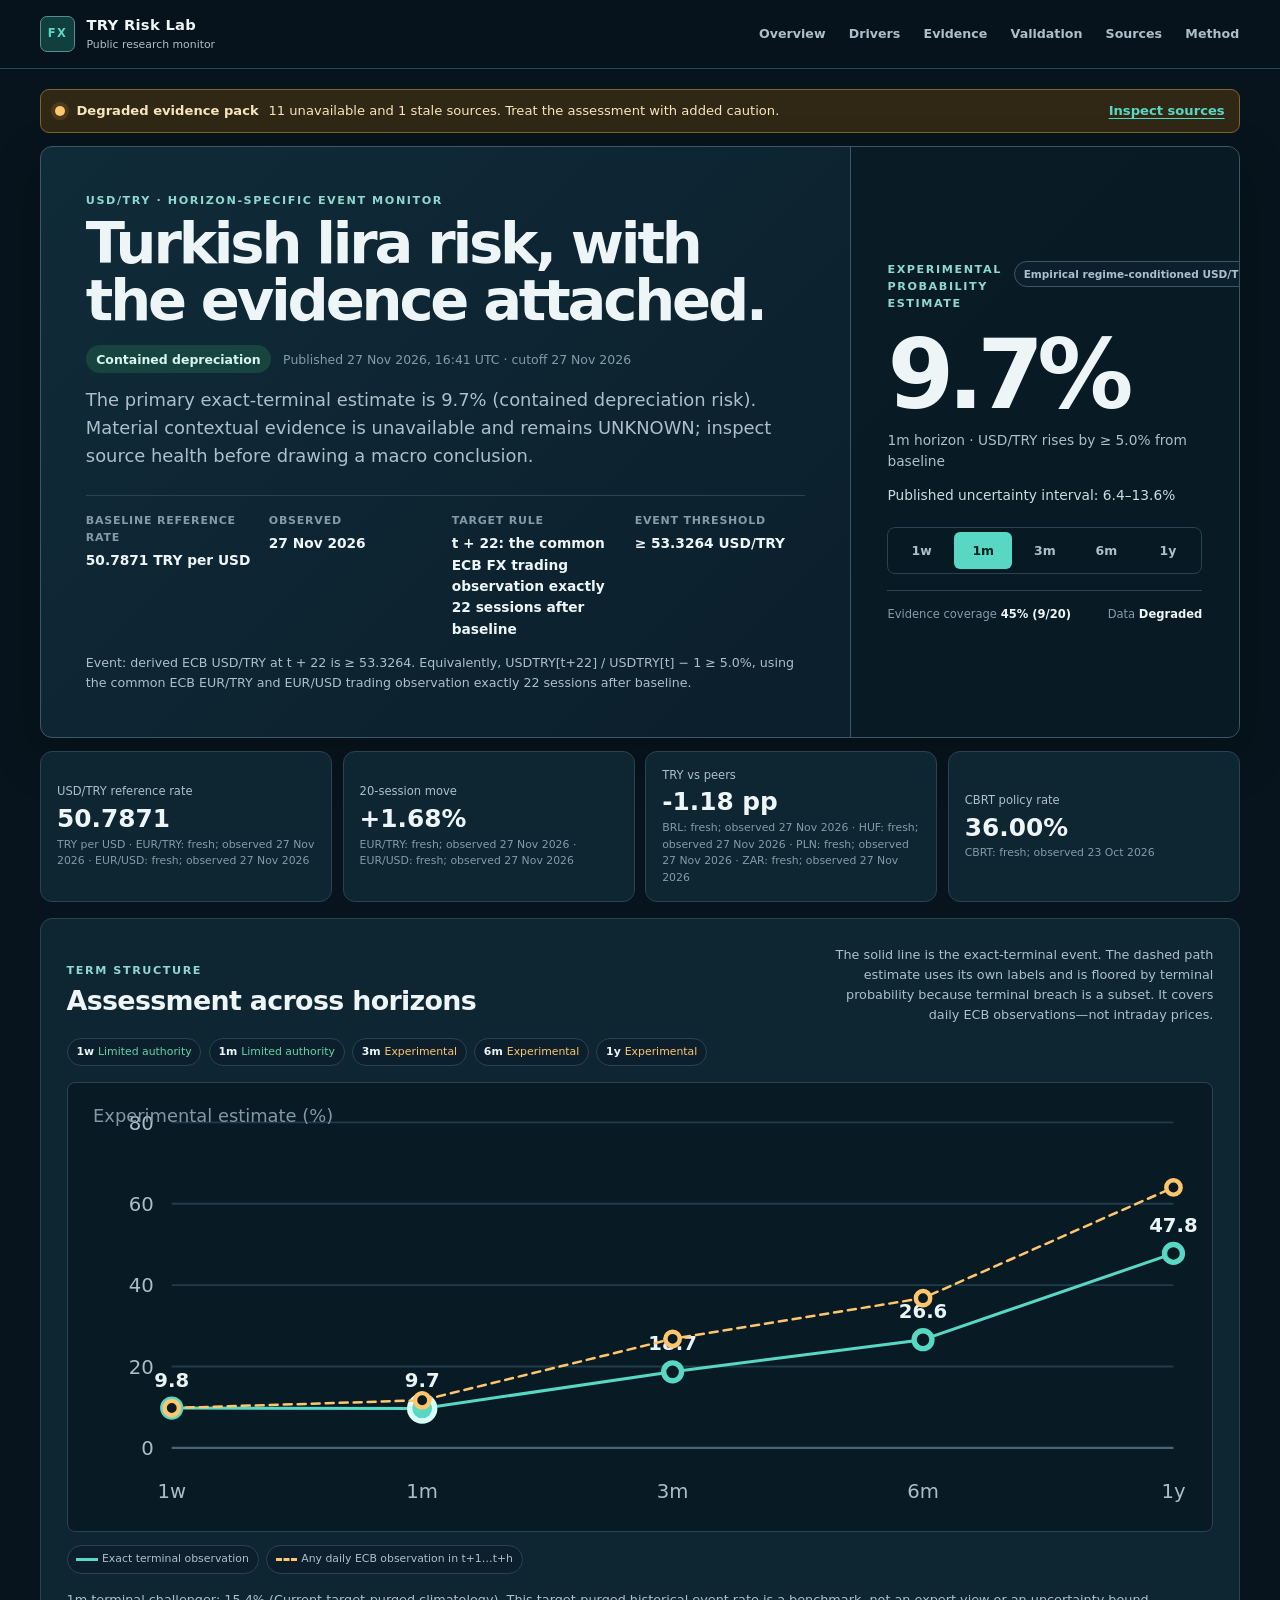
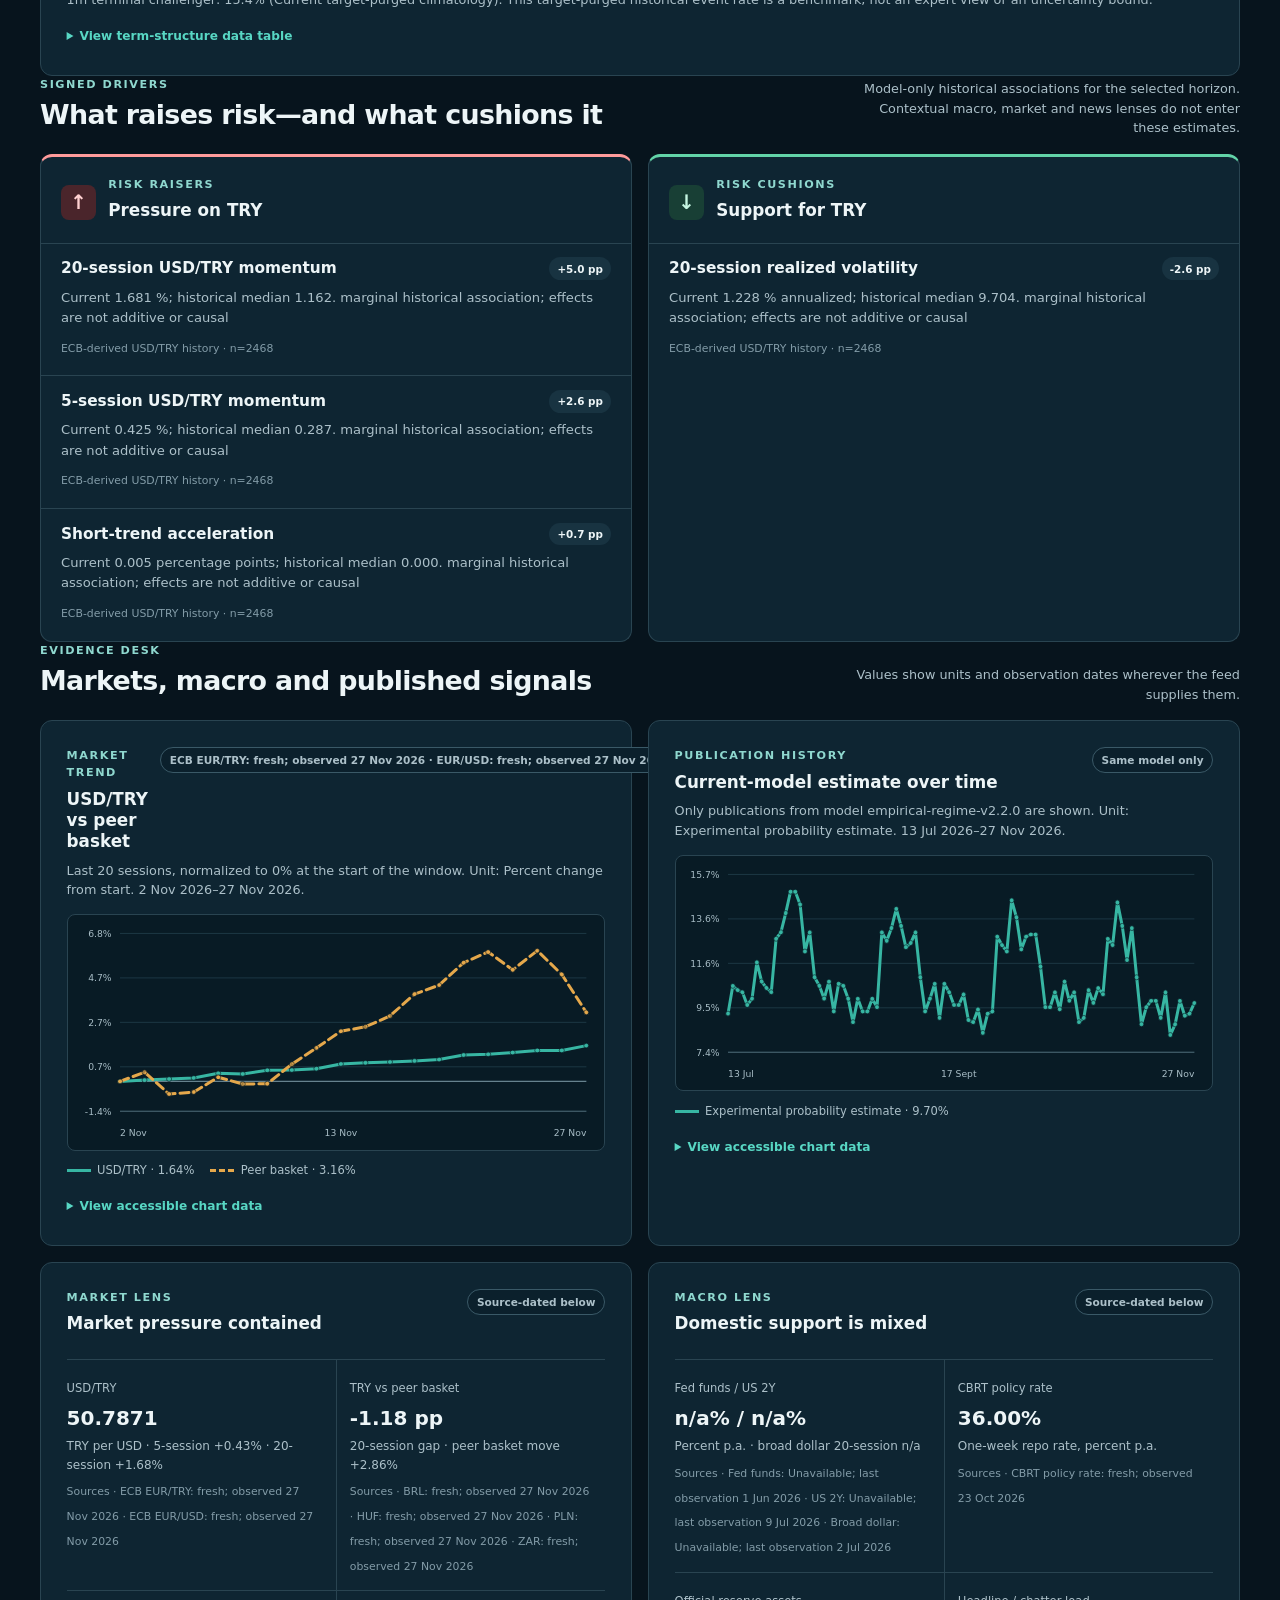
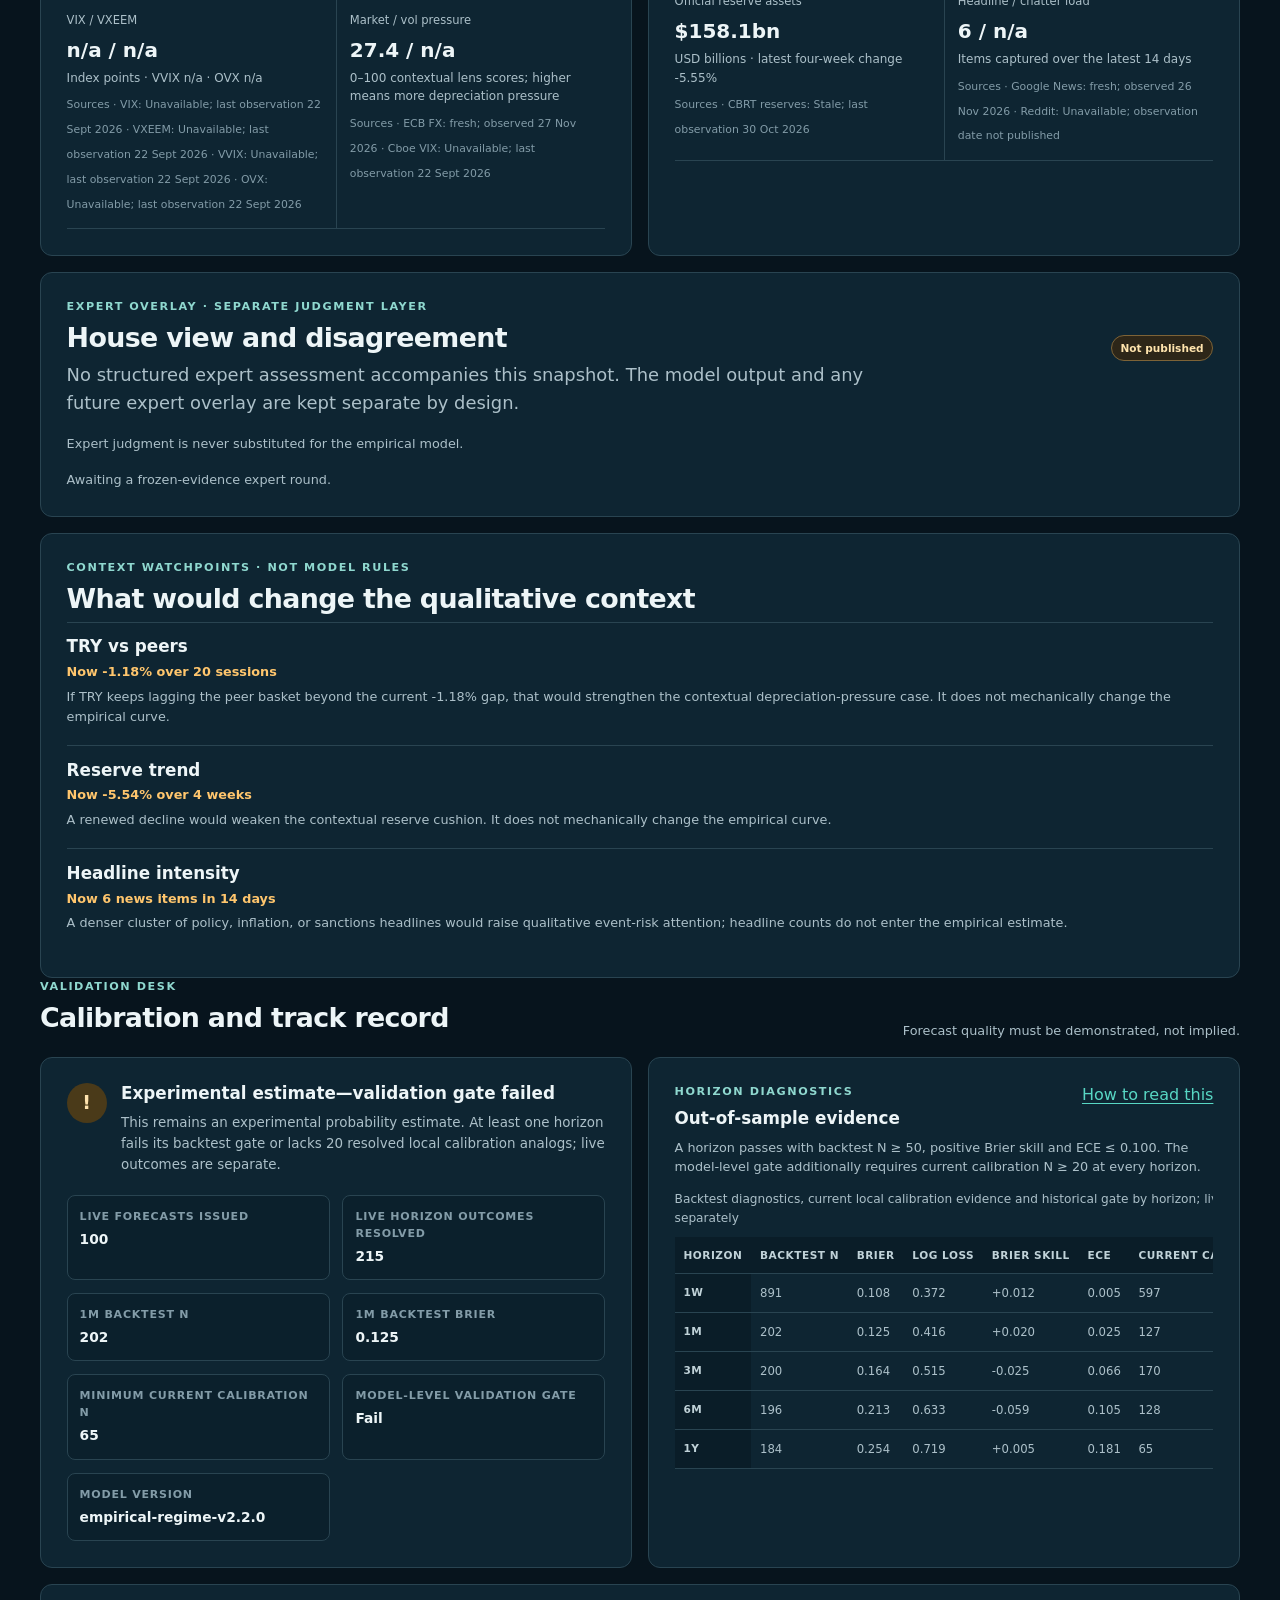
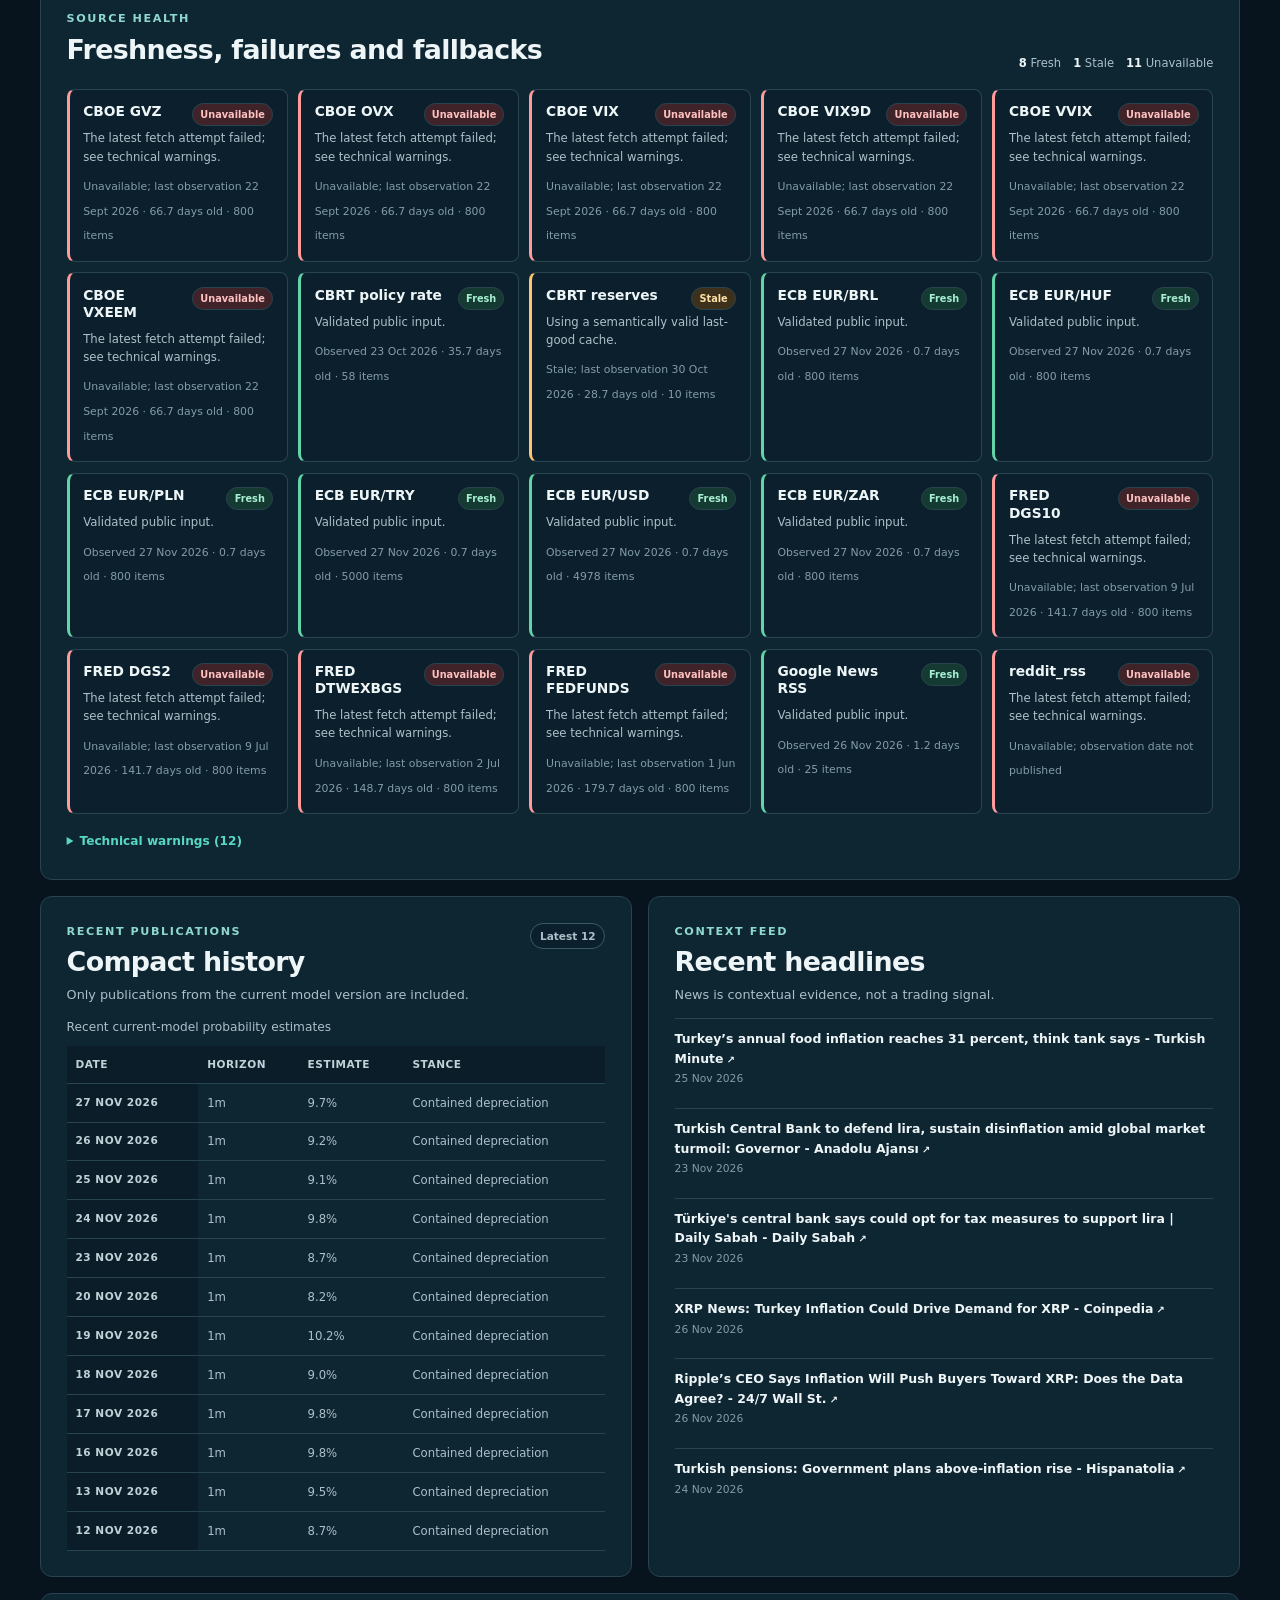
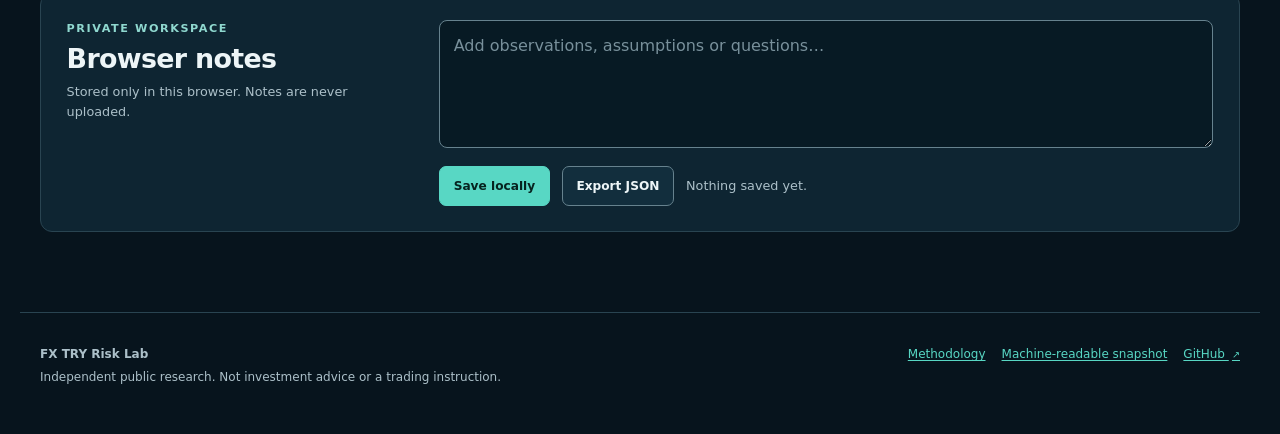
<file: docs/index.html>
<!DOCTYPE html>
<html lang="en">
  <head>
    <meta charset="utf-8">
    <meta name="viewport" content="width=device-width, initial-scale=1">
    <title>FX TRY Risk Lab — USD/TRY Research Monitor</title>
    <meta name="theme-color" content="#0b1f2a">
    <meta name="referrer" content="strict-origin-when-cross-origin">
    <meta
      http-equiv="Content-Security-Policy"
      content="default-src 'self'; script-src 'self'; style-src 'self'; img-src 'self' data:; connect-src 'self'; object-src 'none'; base-uri 'self'; form-action 'none'; frame-ancestors 'none'; upgrade-insecure-requests"
    >
    <meta
      name="description"
      content="A transparent, horizon-specific research monitor for Turkish lira depreciation risk, data health, evidence and forecast validation."
    >
    <link rel="stylesheet" href="./style.css">
  </head>
  <body>
    <a class="skip-link" href="#main-content">Skip to analysis</a>

    <header class="site-header">
      <div class="nav-shell">
        <a class="brand" href="./index.html" aria-label="FX TRY Risk Lab home">
          <span class="brand-mark" aria-hidden="true">FX</span>
          <span><strong>TRY Risk Lab</strong><small>Public research monitor</small></span>
        </a>
        <nav aria-label="Primary navigation">
          <a href="#overview">Overview</a>
          <a href="#drivers">Drivers</a>
          <a href="#evidence">Evidence</a>
          <a href="#validation">Validation</a>
          <a href="#sources">Sources</a>
          <a href="./methodology.html">Method</a>
        </nav>
      </div>
    </header>

    <main class="shell" id="main-content">
      <div class="data-alert" id="data-alert" role="status" aria-live="polite">
        <span class="status-dot" aria-hidden="true"></span>
        <div>
          <strong id="data-alert-title">Checking source health…</strong>
          <span id="data-alert-detail">Loading the latest evidence pack.</span>
        </div>
        <a href="#sources">Inspect sources</a>
      </div>
      <noscript>
        <div class="data-alert critical">
          <span class="status-dot" aria-hidden="true"></span>
          <div><strong>JavaScript is required for the interactive monitor.</strong><span>Read the <a href="./data/latest.json">latest machine-readable snapshot</a> and <a href="./methodology.html">methodology</a> directly.</span></div>
        </div>
      </noscript>

      <section class="hero" id="overview" aria-labelledby="page-title">
        <div class="hero-copy">
          <p class="eyebrow">USD/TRY · Horizon-specific event monitor</p>
          <h1 id="page-title">Turkish lira risk, with the evidence attached.</h1>
          <div class="stance-line">
            <span class="signal-chip" id="house-call-title">Loading…</span>
            <span id="generated-at">Waiting for snapshot</span>
          </div>
          <p class="deck" id="house-call-text" aria-live="polite">
            Loading the latest published assessment…
          </p>

          <dl class="event-definition">
            <div><dt>Baseline reference rate</dt><dd id="baseline-spot">—</dd></div>
            <div><dt>Observed</dt><dd id="baseline-date">—</dd></div>
            <div><dt>Target rule</dt><dd id="target-rule">—</dd></div>
            <div><dt>Event threshold</dt><dd id="target-spot">—</dd></div>
          </dl>
          <p class="event-copy" id="event-definition">Event definition loading…</p>
        </div>

        <aside class="hero-score" aria-labelledby="score-label">
          <div class="score-head">
            <span class="eyebrow" id="score-label">Primary assessment</span>
            <span class="model-tag" id="model-tag">Model —</span>
          </div>
          <div class="score-value" id="primary-score">—</div>
          <p class="score-meta" id="primary-meta">Loading horizon assessment…</p>
          <p class="uncertainty" id="uncertainty-label" hidden></p>
          <div class="horizon-control" role="group" aria-label="Select forecast horizon" id="horizon-selector"></div>
          <p class="sr-only" id="horizon-status" role="status" aria-live="polite" aria-atomic="true"></p>
          <div class="coverage-row">
            <span>Evidence coverage <strong id="briefing-coverage">—</strong></span>
            <span>Data <strong id="briefing-caveat">—</strong></span>
          </div>
        </aside>
      </section>

      <section class="workstation-grid snapshot-strip" aria-label="Current market snapshot">
        <article class="compact-metric"><span>USD/TRY reference rate</span><strong id="quick-spot">—</strong><small id="quick-spot-date">—</small></article>
        <article class="compact-metric"><span>20-session move</span><strong id="quick-spot-change">—</strong><small id="quick-spot-change-date">—</small></article>
        <article class="compact-metric"><span>TRY vs peers</span><strong id="quick-peer-gap">—</strong><small id="quick-peer-date">—</small></article>
        <article class="compact-metric"><span>CBRT policy rate</span><strong id="quick-policy">—</strong><small id="quick-policy-date">—</small></article>
      </section>

      <section class="panel" aria-labelledby="term-title">
        <div class="section-head">
          <div><p class="eyebrow">Term structure</p><h2 id="term-title">Assessment across horizons</h2></div>
          <p class="section-note" id="term-note">The solid line is the exact-terminal event. The dashed path estimate uses its own labels and is floored by terminal probability because terminal breach is a subset. It covers daily ECB observations—not intraday prices.</p>
        </div>
        <ul class="authority-list" id="authority-badges" aria-label="Model authority by horizon"></ul>
        <div class="chart-shell term-shell">
          <svg id="term-chart" viewBox="0 0 640 250" role="img" aria-labelledby="term-chart-title term-chart-desc">
            <title id="term-chart-title">Exact-terminal and path-risk estimate term structure</title>
            <desc id="term-chart-desc">Loading chart data.</desc>
          </svg>
        </div>
        <ul class="term-legend" id="term-legend" aria-label="Term chart legend"></ul>
        <p class="section-note challenger-note" id="challenger-note" hidden></p>
        <details class="data-disclosure">
          <summary>View term-structure data table</summary>
          <div class="table-wrap"><table class="data-table"><caption>Published exact-terminal estimates, optional any-time-breach estimates, current climatology challengers and authority</caption><thead><tr><th scope="col">Horizon</th><th scope="col">Target rule</th><th scope="col" id="term-value-heading">Exact-terminal estimate</th><th scope="col">Inclusive threshold</th><th scope="col">Terminal interval</th><th scope="col">Any-time breach (interval)</th><th scope="col">Terminal climatology challenger</th><th scope="col">Authority</th></tr></thead><tbody id="term-table-body"></tbody></table></div>
        </details>
      </section>

      <section class="driver-layout" id="drivers" aria-labelledby="drivers-title">
        <div class="section-head full-span">
          <div><p class="eyebrow">Signed drivers</p><h2 id="drivers-title">What raises risk—and what cushions it</h2></div>
          <p class="section-note">Model-only historical associations for the selected horizon. Contextual macro, market and news lenses do not enter these estimates.</p>
        </div>
        <article class="panel driver-panel risk-up"><div class="driver-heading"><span aria-hidden="true">↑</span><div><p class="eyebrow">Risk raisers</p><h3>Pressure on TRY</h3></div></div><div id="risk-raisers"></div></article>
        <article class="panel driver-panel risk-down"><div class="driver-heading"><span aria-hidden="true">↓</span><div><p class="eyebrow">Risk cushions</p><h3>Support for TRY</h3></div></div><div id="risk-cushions"></div></article>
        <article class="panel driver-neutral" id="neutral-driver-panel" hidden><p class="eyebrow">Near-zero association</p><h3>No material directional classification</h3><div id="neutral-drivers"></div></article>
      </section>

      <section class="workstation-grid" id="evidence" aria-labelledby="evidence-title">
        <div class="section-head full-span">
          <div><p class="eyebrow">Evidence desk</p><h2 id="evidence-title">Markets, macro and published signals</h2></div>
          <p class="section-note">Values show units and observation dates wherever the feed supplies them.</p>
        </div>
        <article class="panel chart-card">
          <div class="panel-kicker"><div><p class="eyebrow">Market trend</p><h3>USD/TRY vs peer basket</h3></div><span class="freshness" id="market-freshness">—</span></div>
          <p class="chart-meta" id="market-chart-meta">Loading market trend…</p>
          <div class="chart-shell"><svg id="market-chart" viewBox="0 0 640 280" role="img" aria-labelledby="market-chart-title market-chart-desc"><title id="market-chart-title">USD/TRY and peer basket trend</title><desc id="market-chart-desc">Loading chart data.</desc></svg></div>
          <div class="chart-legend" id="market-chart-legend"></div>
          <details class="data-disclosure"><summary>View accessible chart data</summary><div id="market-chart-table"></div></details>
        </article>
        <article class="panel chart-card">
          <div class="panel-kicker"><div><p class="eyebrow">Publication history</p><h3>Current-model estimate over time</h3></div><span class="freshness" id="score-freshness">Same model only</span></div>
          <p class="chart-meta" id="score-chart-meta">Loading assessment history…</p>
          <div class="chart-shell"><svg id="score-chart" viewBox="0 0 640 280" role="img" aria-labelledby="score-chart-title score-chart-desc"><title id="score-chart-title">Current-model probability estimate history</title><desc id="score-chart-desc">Loading chart data.</desc></svg></div>
          <div class="chart-legend" id="score-chart-legend"></div>
          <details class="data-disclosure"><summary>View accessible chart data</summary><div id="score-chart-table"></div></details>
        </article>

        <article class="panel evidence-panel"><div class="panel-kicker"><div><p class="eyebrow">Market lens</p><h3 id="market-regime">Loading…</h3></div><span class="freshness" id="market-lens-date">—</span></div><div class="metric-grid" id="market-metrics"></div></article>
        <article class="panel evidence-panel"><div class="panel-kicker"><div><p class="eyebrow">Macro lens</p><h3 id="macro-regime">Loading…</h3></div><span class="freshness" id="macro-lens-date">—</span></div><div class="metric-grid" id="macro-metrics"></div></article>
      </section>

      <section class="workstation-grid" aria-label="Expert assessment">
        <article class="panel expert-panel">
          <div class="section-head"><div><p class="eyebrow">Expert overlay · separate judgment layer</p><h2>House view and disagreement</h2></div><span class="model-tag judgment-tag" id="expert-status">Awaiting data</span></div>
          <p id="expert-summary" class="deck">The structured expert overlay has not loaded.</p>
          <p id="expert-meta" class="section-note">Expert judgment is never substituted for the empirical model.</p>
          <div class="expert-house" id="expert-house-wrap" hidden>
            <div><p class="eyebrow">Weighted house curve</p><h3>Expert judgment—not model</h3><p>Fixed role weights vary by horizon. The range preserves the lowest and highest final specialist view.</p></div>
            <div class="table-wrap"><table class="data-table"><caption>Weighted expert house judgment and final specialist disagreement range</caption><thead><tr><th scope="col">Horizon</th><th scope="col">House</th><th scope="col">Expert min–max</th></tr></thead><tbody id="expert-house-body"></tbody></table></div>
          </div>
          <div id="expert-members" class="expert-grid"></div>
          <div class="expert-caveats"><div id="expert-dissent" class="dissent-box" hidden></div><div id="expert-stress" class="dissent-box stress-box" hidden></div></div>
        </article>
        <article class="panel trigger-panel">
          <p class="eyebrow">Context watchpoints · not model rules</p><h2>What would change the qualitative context</h2>
          <div id="trigger-grid" class="trigger-list"></div>
        </article>
      </section>

      <section class="workstation-grid" id="validation" aria-labelledby="validation-title">
        <div class="section-head full-span"><div><p class="eyebrow">Validation desk</p><h2 id="validation-title">Calibration and track record</h2></div><p class="section-note">Forecast quality must be demonstrated, not implied.</p></div>
        <article class="panel validation-card">
          <div class="validation-state" id="calibration-state"><span aria-hidden="true">○</span><div><h3>Validation loading</h3><p>Checking the forecast ledger.</p></div></div>
          <dl class="validation-metrics" id="calibration-summary"></dl>
        </article>
        <article class="panel">
          <div class="panel-kicker"><div><p class="eyebrow">Horizon diagnostics</p><h3>Out-of-sample evidence</h3></div><a href="./methodology.html#validation">How to read this</a></div>
          <p class="section-note">A horizon passes with backtest N ≥ 50, positive Brier skill and ECE ≤ 0.100. The model-level gate additionally requires current calibration N ≥ 20 at every horizon.</p>
          <div class="table-wrap"><table class="data-table"><caption>Backtest diagnostics, current local calibration evidence and historical gate by horizon; live outcomes are reported separately</caption><thead><tr><th scope="col">Horizon</th><th scope="col">Backtest N</th><th scope="col">Brier</th><th scope="col">Log loss</th><th scope="col">Brier skill</th><th scope="col">ECE</th><th scope="col">Current calibration N</th><th scope="col">Horizon gate</th></tr></thead><tbody id="calibration-body"></tbody></table></div>
        </article>
      </section>

      <section class="panel" id="sources" aria-labelledby="sources-title">
        <div class="section-head"><div><p class="eyebrow">Source health</p><h2 id="sources-title">Freshness, failures and fallbacks</h2></div><ul class="health-counts" id="health-counts" aria-label="Source status counts"></ul></div>
        <div class="source-grid" id="source-grid"></div>
        <details class="warning-disclosure" id="warning-disclosure"><summary>Technical warnings <span id="warning-count"></span></summary><ul id="warning-list" class="plain-list"></ul></details>
      </section>

      <section class="workstation-grid">
        <article class="panel">
          <div class="panel-kicker"><div><p class="eyebrow">Recent publications</p><h2>Compact history</h2></div><span class="freshness">Latest 12</span></div>
          <p class="section-note">Only publications from the current model version are included.</p>
          <div class="table-wrap"><table class="data-table"><caption>Recent current-model probability estimates</caption><thead><tr><th scope="col">Date</th><th scope="col">Horizon</th><th scope="col">Estimate</th><th scope="col">Stance</th></tr></thead><tbody id="history-body"></tbody></table></div>
        </article>
        <article class="panel">
          <p class="eyebrow">Context feed</p><h2>Recent headlines</h2><p class="section-note">News is contextual evidence, not a trading signal.</p>
          <ul id="headline-list" class="headline-list"></ul>
        </article>
      </section>

      <section class="panel research-notes">
        <div><p class="eyebrow">Private workspace</p><h2>Browser notes</h2><p class="section-note">Stored only in this browser. Notes are never uploaded.</p></div>
        <div><label class="sr-only" for="local-note">Your research notes</label><textarea id="local-note" rows="4" placeholder="Add observations, assumptions or questions…"></textarea><div class="note-actions"><button class="button primary" type="button" data-save-note>Save locally</button><button class="button secondary" type="button" data-export-note>Export JSON</button><span id="note-status" class="section-note" role="status" aria-live="polite">Nothing saved yet.</span></div></div>
      </section>
    </main>

    <footer class="site-footer"><div><strong>FX TRY Risk Lab</strong><p>Independent public research. Not investment advice or a trading instruction.</p></div><div><a href="./methodology.html">Methodology</a><a href="./data/latest.json">Machine-readable snapshot</a><a href="https://github.com/hulkiokantabak/fx-try-risk-lab" target="_blank" rel="noopener noreferrer">GitHub <span class="external" aria-hidden="true">↗</span><span class="sr-only"> (opens in a new tab)</span></a></div></footer>

    <script src="./app.js" defer></script>
  </body>
</html>
</file>
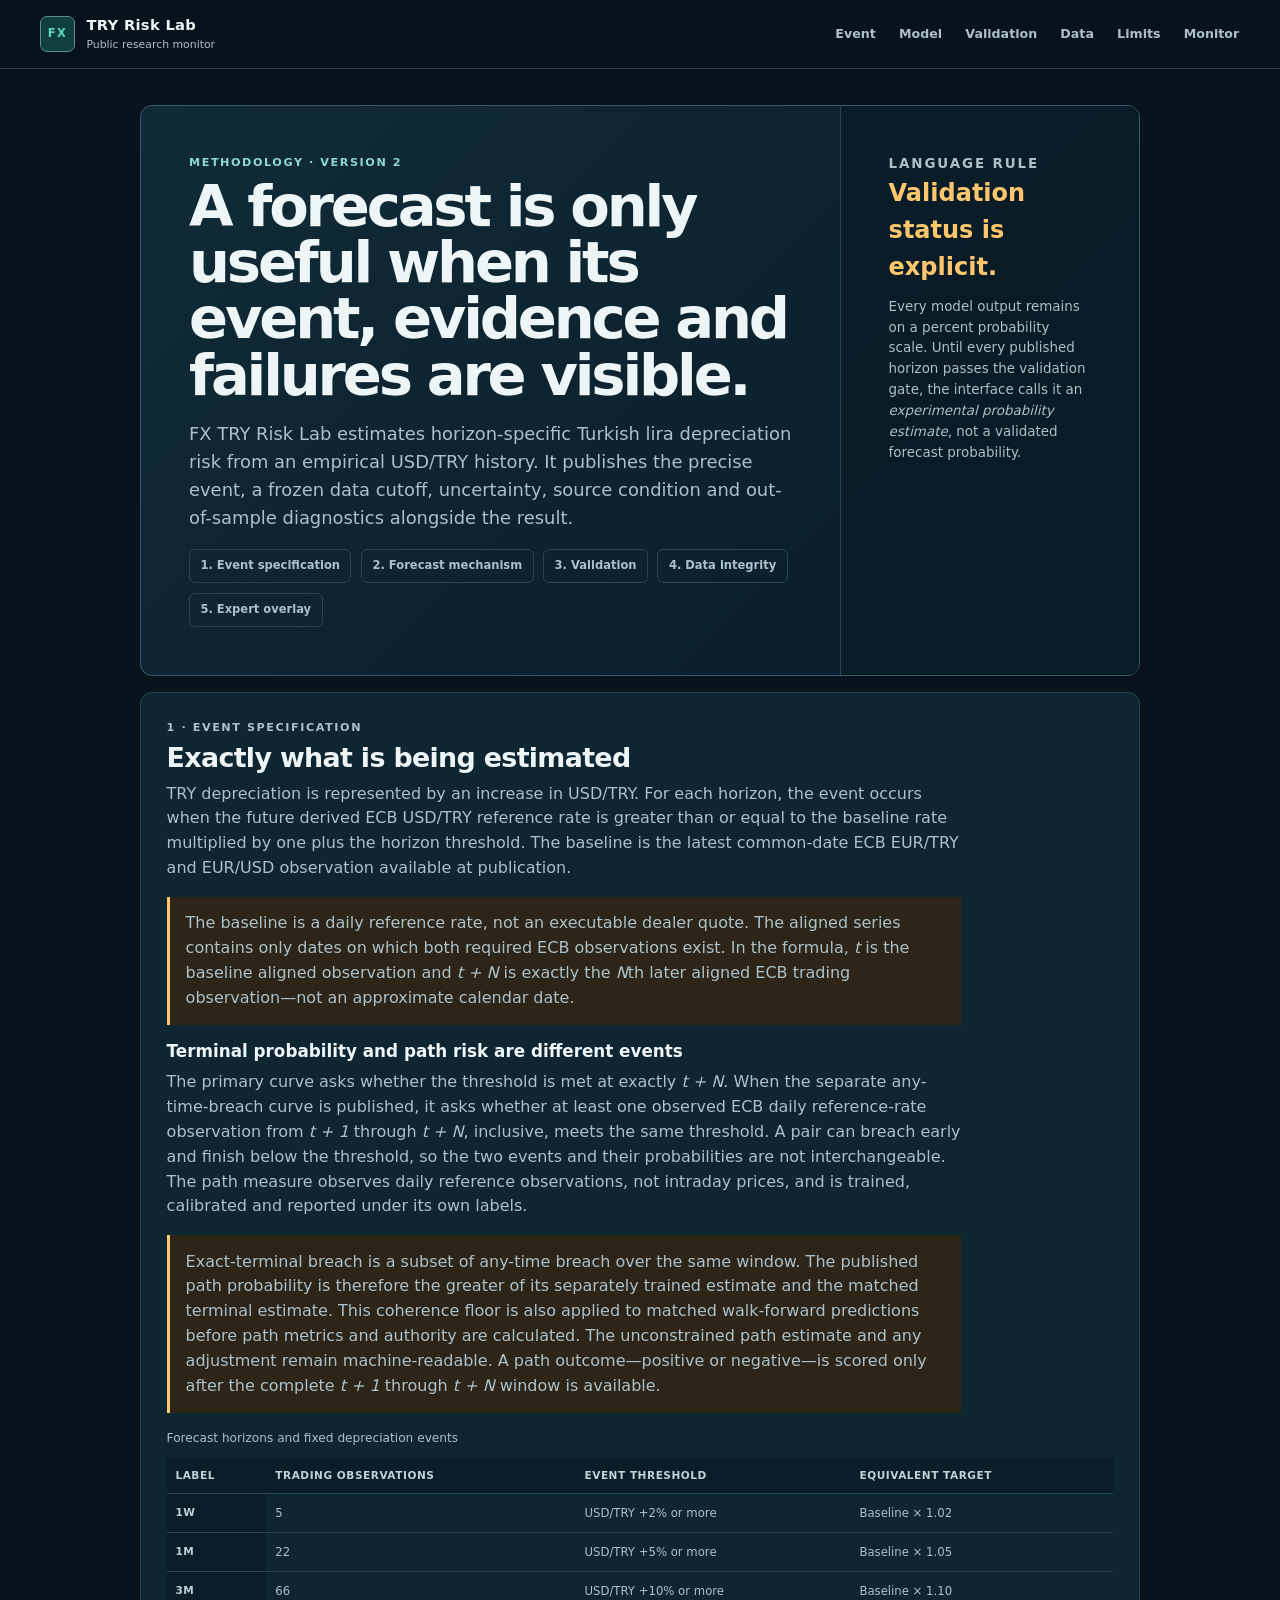
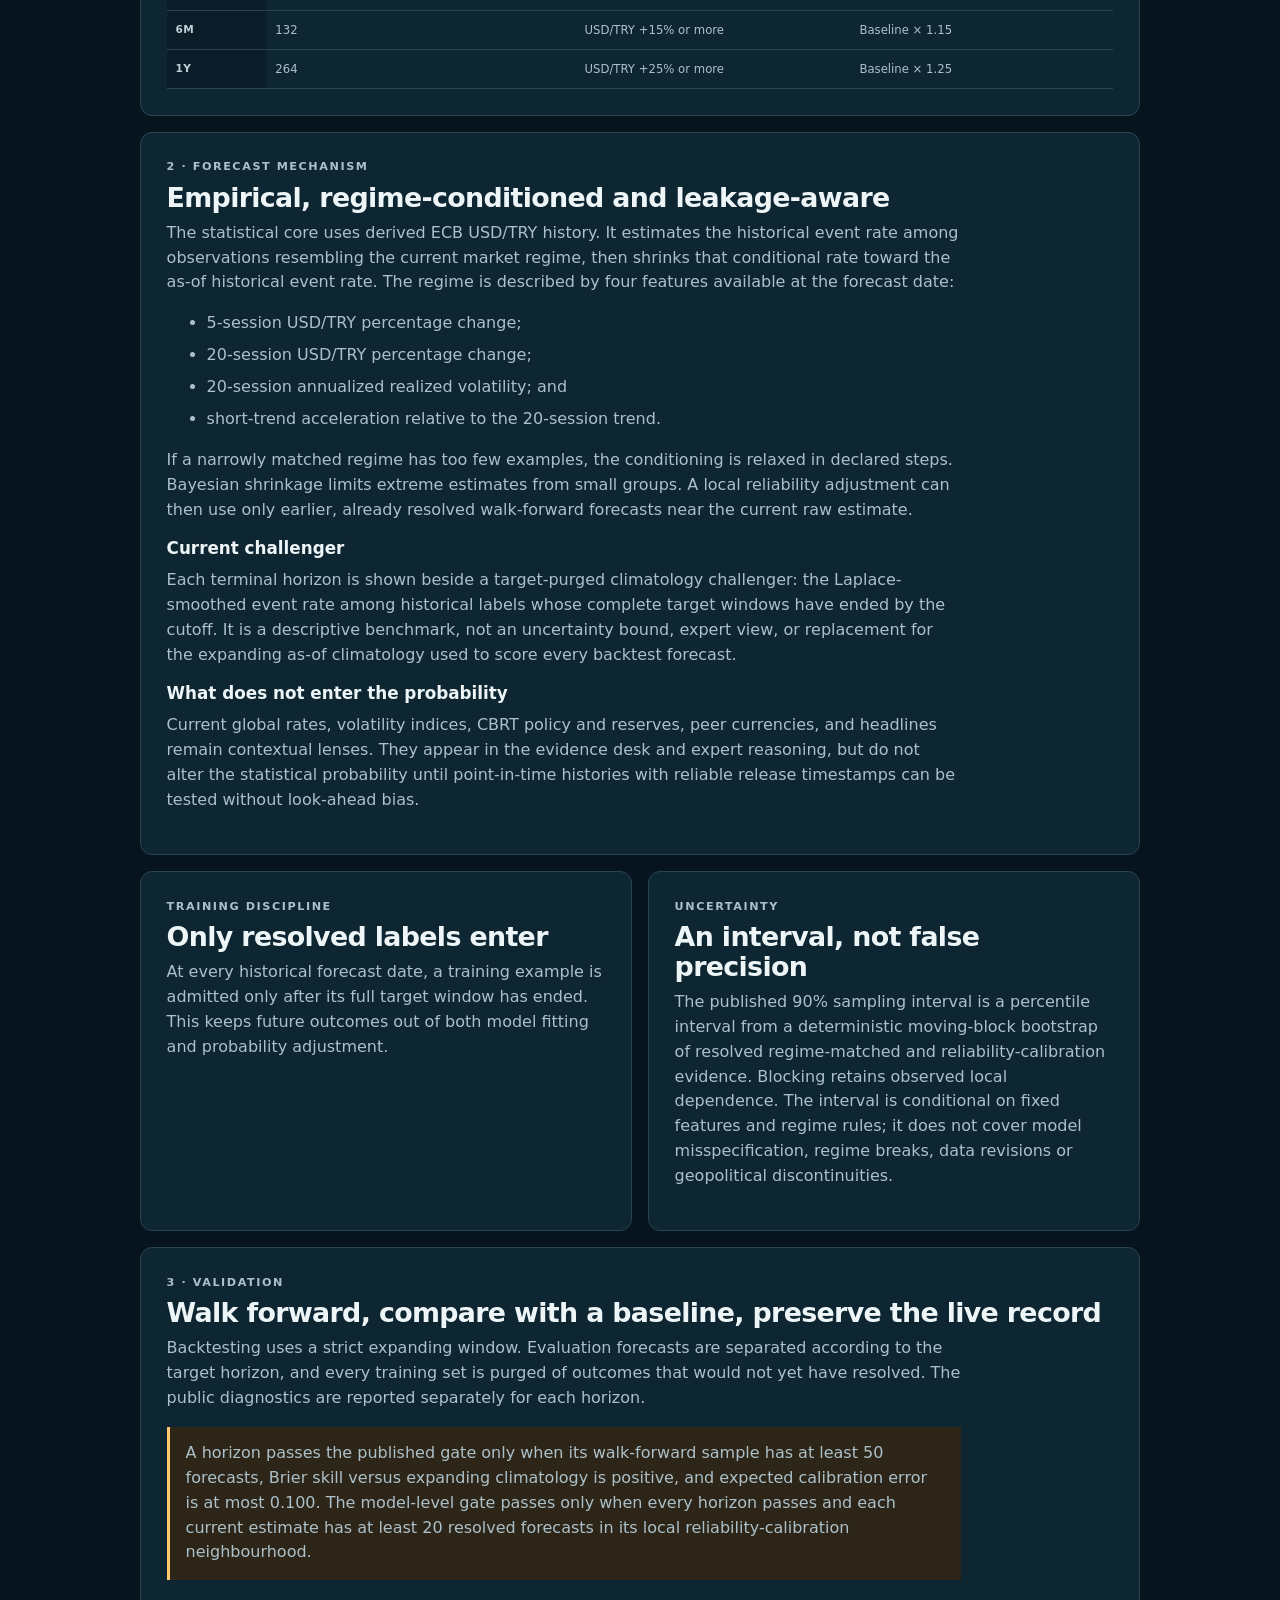
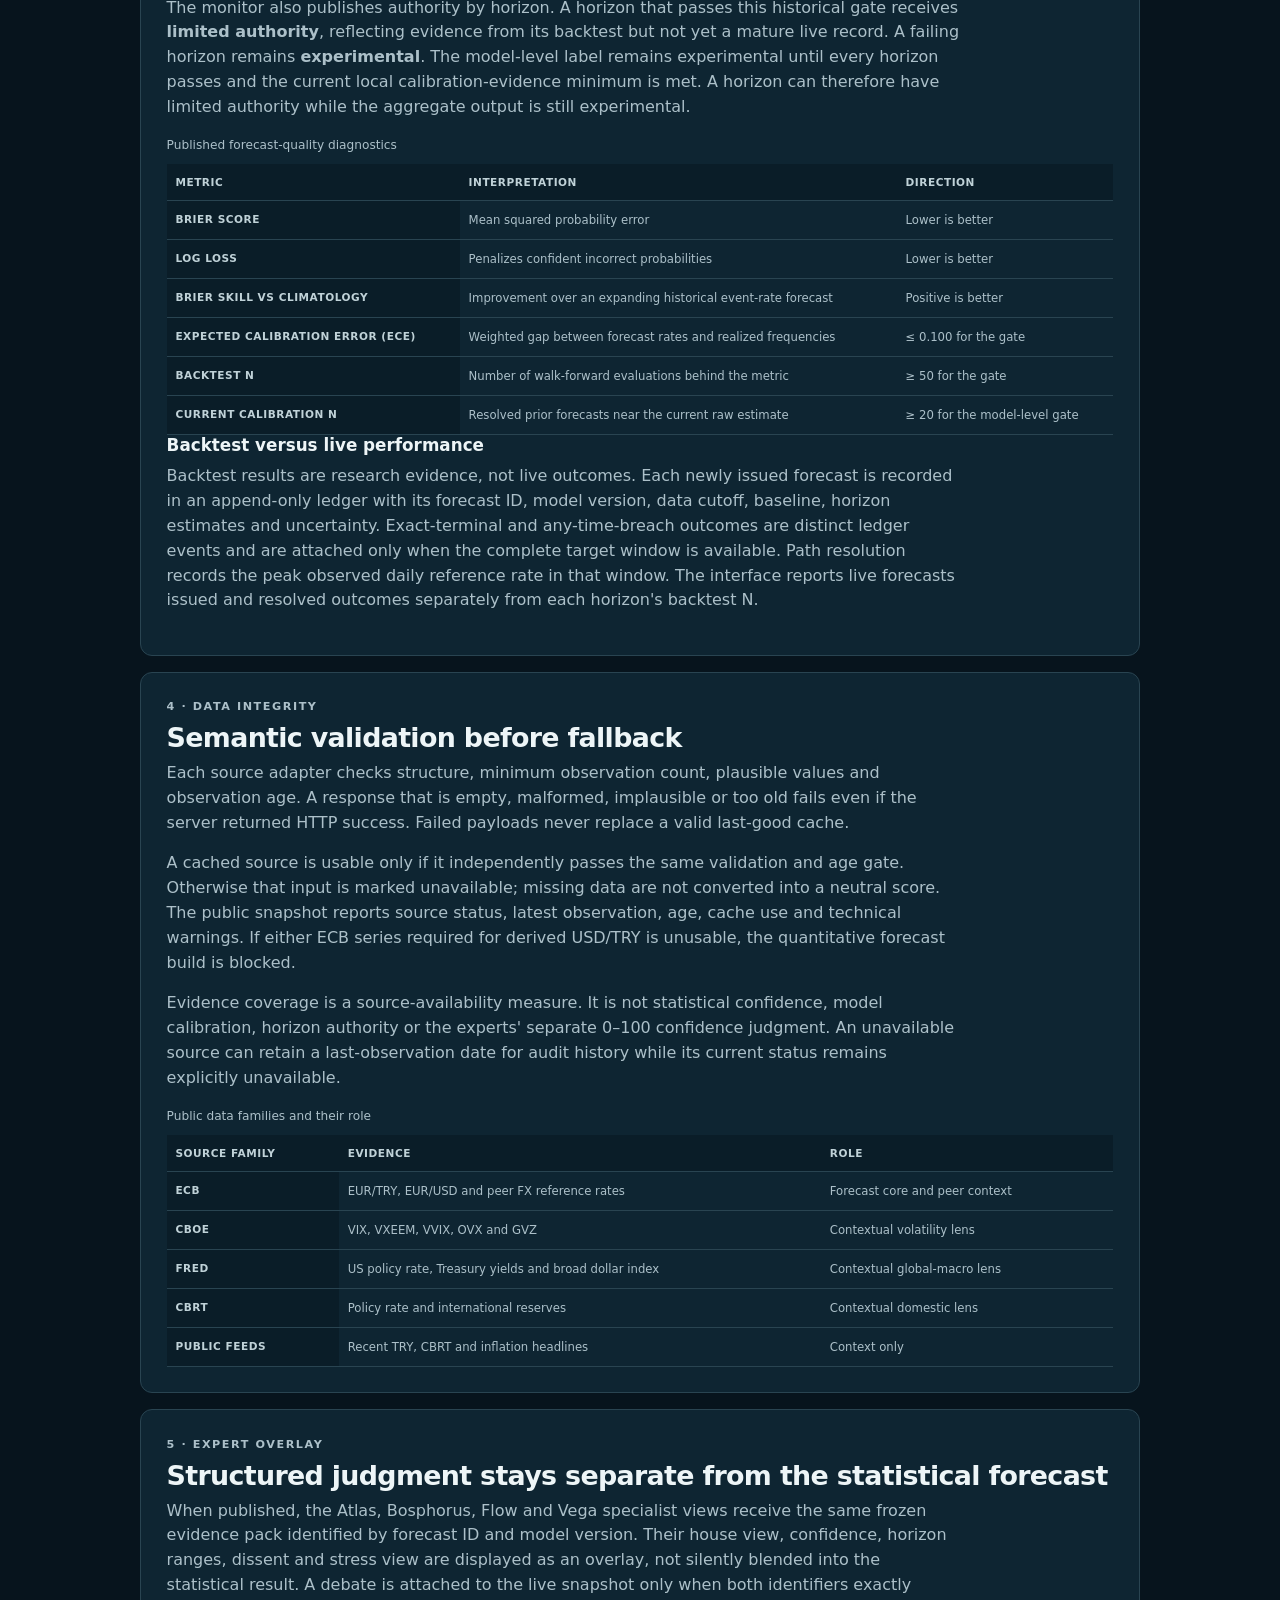
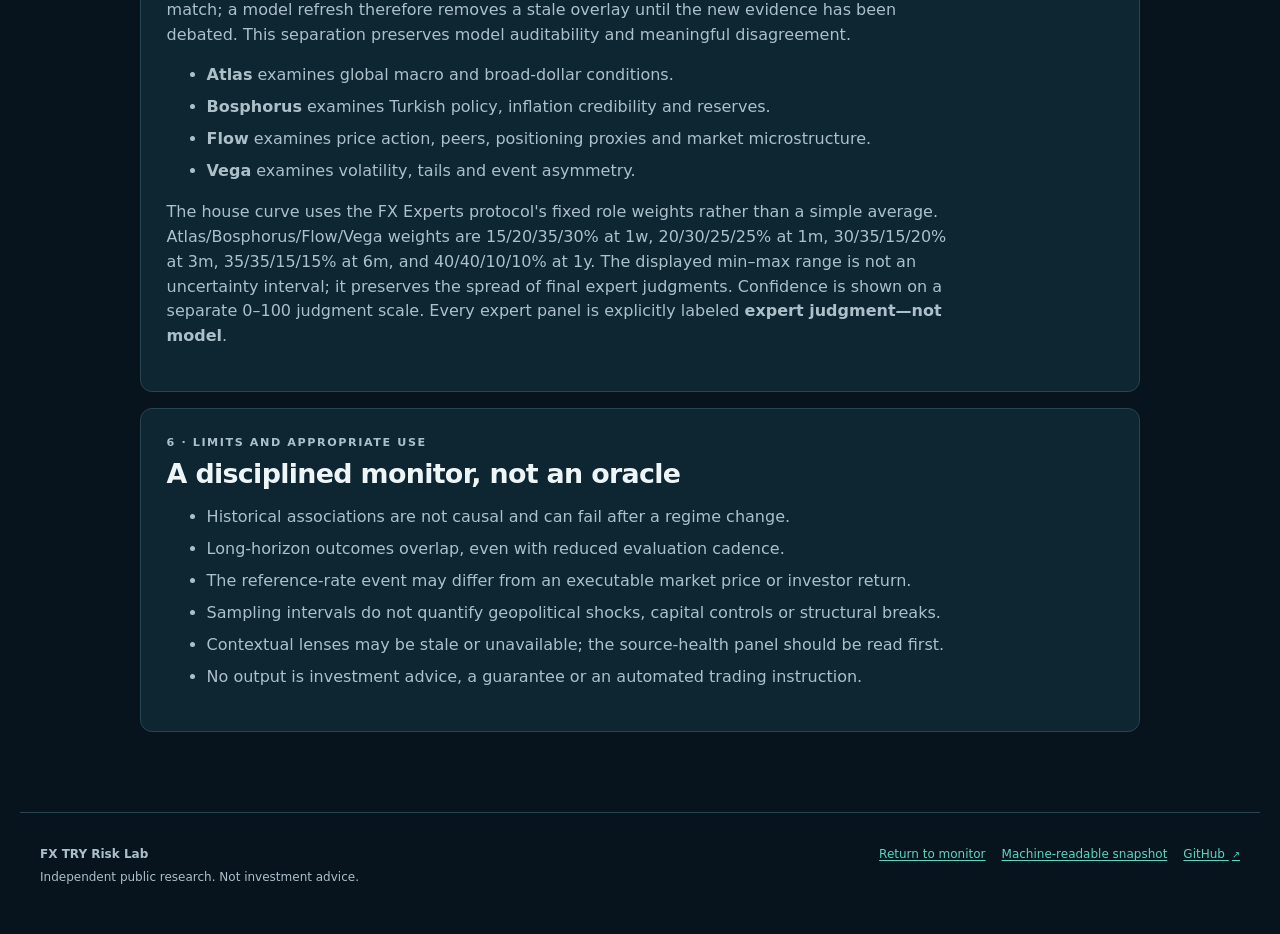
<file: docs/methodology.html>
<!DOCTYPE html>
<html lang="en">
  <head>
    <meta charset="utf-8">
    <meta name="viewport" content="width=device-width, initial-scale=1">
    <title>Methodology — FX TRY Risk Lab</title>
    <meta name="theme-color" content="#0b1f2a">
    <meta name="referrer" content="strict-origin-when-cross-origin">
    <meta
      http-equiv="Content-Security-Policy"
      content="default-src 'self'; script-src 'self'; style-src 'self'; img-src 'self' data:; connect-src 'self'; object-src 'none'; base-uri 'self'; form-action 'none'; frame-ancestors 'none'; upgrade-insecure-requests"
    >
    <meta
      name="description"
      content="Event definitions, forecasting design, validation, source-health rules and limitations for FX TRY Risk Lab."
    >
    <link rel="stylesheet" href="./style.css">
  </head>
  <body>
    <a class="skip-link" href="#main-content">Skip to methodology</a>
    <header class="site-header">
      <div class="nav-shell">
        <a class="brand" href="./index.html" aria-label="FX TRY Risk Lab home">
          <span class="brand-mark" aria-hidden="true">FX</span>
          <span><strong>TRY Risk Lab</strong><small>Public research monitor</small></span>
        </a>
        <nav aria-label="Methodology navigation">
          <a href="#event">Event</a>
          <a href="#model">Model</a>
          <a href="#validation">Validation</a>
          <a href="#data">Data</a>
          <a href="#limits">Limits</a>
          <a href="./index.html">Monitor</a>
        </nav>
      </div>
    </header>

    <main class="shell prose-shell" id="main-content">
      <section class="prose-hero" aria-labelledby="method-title">
        <div>
          <p class="eyebrow">Methodology · Version 2</p>
          <h1 id="method-title">A forecast is only useful when its event, evidence and failures are visible.</h1>
          <p class="deck">
            FX TRY Risk Lab estimates horizon-specific Turkish lira depreciation risk from an
            empirical USD/TRY history. It publishes the precise event, a frozen data cutoff,
            uncertainty, source condition and out-of-sample diagnostics alongside the result.
          </p>
          <nav class="method-nav" aria-label="On this page">
            <a href="#event">1. Event specification</a>
            <a href="#model">2. Forecast mechanism</a>
            <a href="#validation">3. Validation</a>
            <a href="#data">4. Data integrity</a>
            <a href="#experts">5. Expert overlay</a>
          </nav>
        </div>
        <aside class="method-status">
          <p class="eyebrow">Language rule</p>
          <strong>Validation status is explicit.</strong>
          <p>
            Every model output remains on a percent probability scale. Until every published
            horizon passes the validation gate, the interface calls it an
            <em>experimental probability estimate</em>, not a validated forecast probability.
          </p>
        </aside>
      </section>

      <section class="panel prose-card" id="event">
        <p class="eyebrow">1 · Event specification</p>
        <h2>Exactly what is being estimated</h2>
        <p>
          TRY depreciation is represented by an increase in USD/TRY. For each horizon, the event
          occurs when the future derived ECB USD/TRY reference rate is greater than or equal to
          the baseline rate multiplied by one plus the horizon threshold. The baseline is the
          latest common-date ECB EUR/TRY and EUR/USD observation available at publication.
        </p>
        <p class="callout">
          The baseline is a daily reference rate, not an executable dealer quote. The aligned
          series contains only dates on which both required ECB observations exist. In the formula,
          <var>t</var> is the baseline aligned observation and <var>t + N</var> is exactly the
          <var>N</var>th later aligned ECB trading observation—not an approximate calendar date.
        </p>
        <h3>Terminal probability and path risk are different events</h3>
        <p>
          The primary curve asks whether the threshold is met at exactly <var>t + N</var>. When the
          separate any-time-breach curve is published, it asks whether at least one observed ECB
          daily reference-rate observation from <var>t + 1</var> through <var>t + N</var>, inclusive, meets the same
          threshold. A pair can breach early and finish below the threshold, so the two events and
          their probabilities are not interchangeable. The path measure observes daily reference
          observations, not intraday prices, and is trained, calibrated and reported under its own labels.
        </p>
        <p class="callout">
          Exact-terminal breach is a subset of any-time breach over the same window. The published
          path probability is therefore the greater of its separately trained estimate and the
          matched terminal estimate. This coherence floor is also applied to matched walk-forward
          predictions before path metrics and authority are calculated. The unconstrained path
          estimate and any adjustment remain machine-readable. A path outcome—positive or
          negative—is scored only after the complete <var>t + 1</var> through <var>t + N</var>
          window is available.
        </p>
        <div class="table-wrap">
          <table class="info-table">
            <caption>Forecast horizons and fixed depreciation events</caption>
            <thead><tr><th scope="col">Label</th><th scope="col">Trading observations</th><th scope="col">Event threshold</th><th scope="col">Equivalent target</th></tr></thead>
            <tbody>
              <tr><th scope="row">1w</th><td>5</td><td>USD/TRY +2% or more</td><td>Baseline × 1.02</td></tr>
              <tr><th scope="row">1m</th><td>22</td><td>USD/TRY +5% or more</td><td>Baseline × 1.05</td></tr>
              <tr><th scope="row">3m</th><td>66</td><td>USD/TRY +10% or more</td><td>Baseline × 1.10</td></tr>
              <tr><th scope="row">6m</th><td>132</td><td>USD/TRY +15% or more</td><td>Baseline × 1.15</td></tr>
              <tr><th scope="row">1y</th><td>264</td><td>USD/TRY +25% or more</td><td>Baseline × 1.25</td></tr>
            </tbody>
          </table>
        </div>
      </section>

      <section class="panel prose-card" id="model">
        <p class="eyebrow">2 · Forecast mechanism</p>
        <h2>Empirical, regime-conditioned and leakage-aware</h2>
        <p>
          The statistical core uses derived ECB USD/TRY history. It estimates the historical
          event rate among observations resembling the current market regime, then shrinks that
          conditional rate toward the as-of historical event rate. The regime is described by
          four features available at the forecast date:
        </p>
        <ul>
          <li>5-session USD/TRY percentage change;</li>
          <li>20-session USD/TRY percentage change;</li>
          <li>20-session annualized realized volatility; and</li>
          <li>short-trend acceleration relative to the 20-session trend.</li>
        </ul>
        <p>
          If a narrowly matched regime has too few examples, the conditioning is relaxed in
          declared steps. Bayesian shrinkage limits extreme estimates from small groups. A local
          reliability adjustment can then use only earlier, already resolved walk-forward forecasts
          near the current raw estimate.
        </p>
        <h3>Current challenger</h3>
        <p>
          Each terminal horizon is shown beside a target-purged climatology challenger: the
          Laplace-smoothed event rate among historical labels whose complete target windows have
          ended by the cutoff. It is a descriptive benchmark, not an uncertainty bound, expert
          view, or replacement for the expanding as-of climatology used to score every backtest
          forecast.
        </p>
        <h3>What does not enter the probability</h3>
        <p>
          Current global rates, volatility indices, CBRT policy and reserves, peer currencies,
          and headlines remain contextual lenses. They appear in the evidence desk and expert
          reasoning, but do not alter the statistical probability until point-in-time histories
          with reliable release timestamps can be tested without look-ahead bias.
        </p>
      </section>

      <section class="workstation-grid" aria-label="Model safeguards">
        <article class="panel prose-card">
          <p class="eyebrow">Training discipline</p>
          <h2>Only resolved labels enter</h2>
          <p>
            At every historical forecast date, a training example is admitted only after its full
            target window has ended. This keeps future outcomes out of both model fitting and
            probability adjustment.
          </p>
        </article>
        <article class="panel prose-card">
          <p class="eyebrow">Uncertainty</p>
          <h2>An interval, not false precision</h2>
          <p>
            The published 90% sampling interval is a percentile interval from a deterministic
            moving-block bootstrap of resolved regime-matched and reliability-calibration evidence.
            Blocking retains observed local dependence. The interval is conditional on fixed
            features and regime rules; it does not cover model misspecification, regime breaks,
            data revisions or geopolitical discontinuities.
          </p>
        </article>
      </section>

      <section class="panel prose-card" id="validation">
        <p class="eyebrow">3 · Validation</p>
        <h2>Walk forward, compare with a baseline, preserve the live record</h2>
        <p>
          Backtesting uses a strict expanding window. Evaluation forecasts are separated according
          to the target horizon, and every training set is purged of outcomes that would not yet
          have resolved. The public diagnostics are reported separately for each horizon.
        </p>
        <p class="callout">
          A horizon passes the published gate only when its walk-forward sample has at least 50
          forecasts, Brier skill versus expanding climatology is positive, and expected calibration
          error is at most 0.100. The model-level gate passes only when every horizon passes and each
          current estimate has at least 20 resolved forecasts in its local reliability-calibration
          neighbourhood.
        </p>
        <p>
          The monitor also publishes authority by horizon. A horizon that passes this historical
          gate receives <strong>limited authority</strong>, reflecting evidence from its backtest but
          not yet a mature live record. A failing horizon remains <strong>experimental</strong>. The
          model-level label remains experimental until every horizon passes and the current local
          calibration-evidence minimum is met. A horizon can therefore have limited authority while
          the aggregate output is still experimental.
        </p>
        <div class="table-wrap">
          <table class="info-table">
            <caption>Published forecast-quality diagnostics</caption>
            <thead><tr><th scope="col">Metric</th><th scope="col">Interpretation</th><th scope="col">Direction</th></tr></thead>
            <tbody>
              <tr><th scope="row">Brier score</th><td>Mean squared probability error</td><td>Lower is better</td></tr>
              <tr><th scope="row">Log loss</th><td>Penalizes confident incorrect probabilities</td><td>Lower is better</td></tr>
              <tr><th scope="row">Brier skill vs climatology</th><td>Improvement over an expanding historical event-rate forecast</td><td>Positive is better</td></tr>
              <tr><th scope="row">Expected calibration error (ECE)</th><td>Weighted gap between forecast rates and realized frequencies</td><td>≤ 0.100 for the gate</td></tr>
              <tr><th scope="row">Backtest N</th><td>Number of walk-forward evaluations behind the metric</td><td>≥ 50 for the gate</td></tr>
              <tr><th scope="row">Current calibration N</th><td>Resolved prior forecasts near the current raw estimate</td><td>≥ 20 for the model-level gate</td></tr>
            </tbody>
          </table>
        </div>
        <h3>Backtest versus live performance</h3>
        <p>
          Backtest results are research evidence, not live outcomes. Each newly issued forecast is
          recorded in an append-only ledger with its forecast ID, model version, data cutoff,
          baseline, horizon estimates and uncertainty. Exact-terminal and any-time-breach outcomes
          are distinct ledger events and are attached only when the complete target window is
          available. Path resolution records the peak observed daily reference rate in that window.
          The interface reports live forecasts issued and resolved outcomes separately from each
          horizon's backtest N.
        </p>
      </section>

      <section class="panel prose-card" id="data">
        <p class="eyebrow">4 · Data integrity</p>
        <h2>Semantic validation before fallback</h2>
        <p>
          Each source adapter checks structure, minimum observation count, plausible values and
          observation age. A response that is empty, malformed, implausible or too old fails even
          if the server returned HTTP success. Failed payloads never replace a valid last-good cache.
        </p>
        <p>
          A cached source is usable only if it independently passes the same validation and age gate.
          Otherwise that input is marked unavailable; missing data are not converted into a neutral
          score. The public snapshot reports source status, latest observation, age, cache use and
          technical warnings. If either ECB series required for derived USD/TRY is unusable, the
          quantitative forecast build is blocked.
        </p>
        <p>
          Evidence coverage is a source-availability measure. It is not statistical confidence,
          model calibration, horizon authority or the experts' separate 0–100 confidence judgment.
          An unavailable source can retain a last-observation date for audit history while its
          current status remains explicitly unavailable.
        </p>
        <div class="table-wrap">
          <table class="info-table">
            <caption>Public data families and their role</caption>
            <thead><tr><th scope="col">Source family</th><th scope="col">Evidence</th><th scope="col">Role</th></tr></thead>
            <tbody>
              <tr><th scope="row">ECB</th><td>EUR/TRY, EUR/USD and peer FX reference rates</td><td>Forecast core and peer context</td></tr>
              <tr><th scope="row">Cboe</th><td>VIX, VXEEM, VVIX, OVX and GVZ</td><td>Contextual volatility lens</td></tr>
              <tr><th scope="row">FRED</th><td>US policy rate, Treasury yields and broad dollar index</td><td>Contextual global-macro lens</td></tr>
              <tr><th scope="row">CBRT</th><td>Policy rate and international reserves</td><td>Contextual domestic lens</td></tr>
              <tr><th scope="row">Public feeds</th><td>Recent TRY, CBRT and inflation headlines</td><td>Context only</td></tr>
            </tbody>
          </table>
        </div>
      </section>

      <section class="panel prose-card" id="experts">
        <p class="eyebrow">5 · Expert overlay</p>
        <h2>Structured judgment stays separate from the statistical forecast</h2>
        <p>
          When published, the Atlas, Bosphorus, Flow and Vega specialist views receive the same
          frozen evidence pack identified by forecast ID and model version. Their house view,
          confidence, horizon ranges, dissent and stress view are displayed as an overlay, not
          silently blended into the statistical result. A debate is attached to the live snapshot
          only when both identifiers exactly match; a model refresh therefore removes a stale
          overlay until the new evidence has been debated. This separation preserves model
          auditability and meaningful disagreement.
        </p>
        <ul>
          <li><strong>Atlas</strong> examines global macro and broad-dollar conditions.</li>
          <li><strong>Bosphorus</strong> examines Turkish policy, inflation credibility and reserves.</li>
          <li><strong>Flow</strong> examines price action, peers, positioning proxies and market microstructure.</li>
          <li><strong>Vega</strong> examines volatility, tails and event asymmetry.</li>
        </ul>
        <p>
          The house curve uses the FX Experts protocol's fixed role weights rather than a simple
          average. Atlas/Bosphorus/Flow/Vega weights are 15/20/35/30% at 1w, 20/30/25/25% at 1m,
          30/35/15/20% at 3m, 35/35/15/15% at 6m, and 40/40/10/10% at 1y. The displayed min–max
          range is not an uncertainty interval; it preserves the spread of final expert judgments.
          Confidence is shown on a separate 0–100 judgment scale. Every expert panel is explicitly
          labeled <strong>expert judgment—not model</strong>.
        </p>
      </section>

      <section class="panel prose-card" id="limits">
        <p class="eyebrow">6 · Limits and appropriate use</p>
        <h2>A disciplined monitor, not an oracle</h2>
        <ul>
          <li>Historical associations are not causal and can fail after a regime change.</li>
          <li>Long-horizon outcomes overlap, even with reduced evaluation cadence.</li>
          <li>The reference-rate event may differ from an executable market price or investor return.</li>
          <li>Sampling intervals do not quantify geopolitical shocks, capital controls or structural breaks.</li>
          <li>Contextual lenses may be stale or unavailable; the source-health panel should be read first.</li>
          <li>No output is investment advice, a guarantee or an automated trading instruction.</li>
        </ul>
      </section>
    </main>

    <footer class="site-footer">
      <div><strong>FX TRY Risk Lab</strong><p>Independent public research. Not investment advice.</p></div>
      <div><a href="./index.html">Return to monitor</a><a href="./data/latest.json">Machine-readable snapshot</a><a href="https://github.com/hulkiokantabak/fx-try-risk-lab" target="_blank" rel="noopener noreferrer">GitHub <span class="external" aria-hidden="true">↗</span><span class="sr-only"> (opens in a new tab)</span></a></div>
    </footer>
  </body>
</html>
</file>
<file: docs/style.css>
:root {
  color-scheme: dark;
  --bg: #07141d;
  --bg-raised: #0a1b26;
  --panel: #0e2532;
  --panel-strong: #122e3d;
  --panel-soft: #0b202c;
  --ink: #edf5f7;
  --muted: #acc0c9;
  --faint: #839ca8;
  --line: #294451;
  --line-strong: #3a5967;
  --accent: #58d7c4;
  --accent-dark: #103f3d;
  --positive: #62d4a8;
  --negative: #ff9b9b;
  --warning: #ffc66d;
  --blue: #78bcec;
  --focus: #ffe08a;
  --shadow: 0 18px 50px rgb(0 0 0 / 22%);
  --radius: 12px;
  --max: 1240px;
}

* {
  box-sizing: border-box;
}

html {
  scroll-behavior: smooth;
  scroll-padding-top: 5rem;
}

body {
  margin: 0;
  min-width: 320px;
  color: var(--ink);
  background:
    radial-gradient(circle at 85% -10%, rgb(47 119 129 / 16%), transparent 35rem),
    var(--bg);
  font-family: Inter, ui-sans-serif, system-ui, -apple-system, BlinkMacSystemFont, "Segoe UI", sans-serif;
  font-size: 1rem;
  line-height: 1.55;
  font-variant-numeric: tabular-nums lining-nums;
  -webkit-font-smoothing: antialiased;
}

a {
  color: var(--accent);
  text-underline-offset: 0.2em;
}

a:hover {
  color: #8fe8dc;
}

button,
textarea {
  font: inherit;
}

button,
a,
summary,
textarea {
  -webkit-tap-highlight-color: transparent;
}

:focus-visible {
  outline: 3px solid var(--focus);
  outline-offset: 3px;
}

h1,
h2,
h3,
h4,
p {
  margin-top: 0;
}

h1 {
  max-width: 18ch;
  margin-bottom: 1rem;
  font-size: clamp(2.15rem, 4.5vw, 4.65rem);
  line-height: 0.98;
  letter-spacing: -0.055em;
  text-wrap: balance;
}

h2 {
  margin-bottom: 0.5rem;
  font-size: clamp(1.35rem, 2.1vw, 2rem);
  line-height: 1.12;
  letter-spacing: -0.025em;
}

h3 {
  margin-bottom: 0.55rem;
  font-size: 1.05rem;
  line-height: 1.25;
}

h4 {
  margin-bottom: 0;
  font-size: 0.96rem;
}

.skip-link {
  position: fixed;
  z-index: 100;
  top: 0.75rem;
  left: 0.75rem;
  padding: 0.75rem 1rem;
  border-radius: 6px;
  color: #07141d;
  background: var(--focus);
  font-weight: 800;
  transform: translateY(-150%);
}

.skip-link:focus {
  transform: translateY(0);
}

.site-header {
  position: sticky;
  z-index: 20;
  top: 0;
  border-bottom: 1px solid rgb(58 89 103 / 70%);
  background: rgb(7 20 29 / 92%);
  backdrop-filter: blur(16px);
}

.nav-shell {
  display: flex;
  max-width: var(--max);
  min-height: 4.25rem;
  margin: 0 auto;
  padding: 0 1.25rem;
  align-items: center;
  justify-content: space-between;
  gap: 2rem;
}

.brand {
  display: inline-flex;
  color: var(--ink);
  align-items: center;
  gap: 0.7rem;
  text-decoration: none;
  white-space: nowrap;
}

.brand:hover {
  color: var(--ink);
}

.brand-mark {
  display: grid;
  width: 2.2rem;
  height: 2.2rem;
  border: 1px solid #5b8c94;
  border-radius: 7px;
  color: var(--accent);
  background: var(--accent-dark);
  place-items: center;
  font-size: 0.72rem;
  font-weight: 900;
  letter-spacing: 0.12em;
}

.brand strong,
.brand small {
  display: block;
}

.brand strong {
  font-size: 0.92rem;
  letter-spacing: 0.02em;
}

.brand small {
  color: var(--muted);
  font-size: 0.68rem;
}

nav {
  display: flex;
  align-items: center;
  gap: 1.35rem;
}

nav a {
  padding: 0.3rem 0.05rem;
  color: var(--muted);
  font-size: 0.79rem;
  font-weight: 700;
  text-decoration: none;
}

nav a:hover {
  color: var(--ink);
}

.shell {
  max-width: var(--max);
  margin: 0 auto;
  padding: 1.25rem 1.25rem 5rem;
}

.data-alert {
  display: grid;
  grid-template-columns: auto minmax(0, 1fr) auto;
  margin-bottom: 0.8rem;
  padding: 0.68rem 0.9rem;
  border: 1px solid #82632f;
  border-radius: 9px;
  color: #f7e5bd;
  background: #302714;
  align-items: center;
  gap: 0.7rem;
  font-size: 0.82rem;
}

.data-alert.healthy {
  border-color: #2c6858;
  color: #c6f4e3;
  background: #12322d;
}

.data-alert.critical {
  border-color: #87494d;
  color: #ffd9d9;
  background: #361e24;
}

.data-alert strong,
.data-alert span {
  display: inline;
}

.data-alert strong {
  margin-right: 0.35rem;
}

.data-alert a {
  font-weight: 750;
  white-space: nowrap;
}

.status-dot {
  width: 0.62rem;
  height: 0.62rem;
  border-radius: 50%;
  background: var(--warning);
  box-shadow: 0 0 0 4px rgb(255 198 109 / 12%);
}

.healthy .status-dot {
  background: var(--positive);
}

.critical .status-dot {
  background: var(--negative);
}

.hero {
  display: grid;
  grid-template-columns: minmax(0, 1.35fr) minmax(320px, 0.65fr);
  overflow: hidden;
  border: 1px solid var(--line-strong);
  border-radius: var(--radius);
  background: linear-gradient(135deg, #102b38, #0b202c 72%);
  box-shadow: var(--shadow);
}

.hero-copy {
  padding: clamp(1.35rem, 3.5vw, 3rem);
}

.eyebrow {
  margin: 0 0 0.45rem;
  color: #8fd8cf;
  font-size: 0.7rem;
  font-weight: 800;
  letter-spacing: 0.14em;
  text-transform: uppercase;
}

.deck {
  max-width: 74ch;
  color: var(--muted);
  font-size: clamp(1rem, 1.4vw, 1.16rem);
}

.stance-line,
.score-head,
.panel-kicker,
.driver-heading,
.driver-row > div,
.source-card > div,
.note-actions {
  display: flex;
  align-items: center;
  gap: 0.75rem;
}

.stance-line {
  margin-bottom: 0.8rem;
  color: var(--faint);
  font-size: 0.78rem;
  flex-wrap: wrap;
}

.signal-chip,
.model-tag,
.freshness,
.source-status,
.strength {
  display: inline-flex;
  width: max-content;
  border-radius: 999px;
  align-items: center;
  white-space: nowrap;
}

.signal-chip {
  padding: 0.28rem 0.65rem;
  color: #d5f7f0;
  background: #17443f;
  font-weight: 750;
}

.event-definition {
  display: grid;
  grid-template-columns: repeat(4, minmax(0, 1fr));
  margin: 1.6rem 0 0;
  padding-top: 1rem;
  border-top: 1px solid var(--line);
  gap: 0.8rem;
}

.event-definition div {
  min-width: 0;
}

.event-definition dt,
.validation-metrics dt {
  color: var(--faint);
  font-size: 0.69rem;
  font-weight: 750;
  letter-spacing: 0.07em;
  text-transform: uppercase;
}

.event-definition dd,
.validation-metrics dd {
  margin: 0.25rem 0 0;
  color: var(--ink);
  font-size: 0.86rem;
  font-weight: 750;
  overflow-wrap: anywhere;
}

.event-copy {
  margin: 0.85rem 0 0;
  color: var(--muted);
  font-size: 0.79rem;
}

.hero-score {
  display: flex;
  min-width: 0;
  padding: clamp(1.3rem, 3vw, 2.3rem);
  border-left: 1px solid var(--line-strong);
  background: rgb(5 18 26 / 45%);
  flex-direction: column;
  justify-content: center;
}

.score-head,
.panel-kicker {
  justify-content: space-between;
  align-items: flex-start;
}

.model-tag,
.freshness {
  padding: 0.25rem 0.55rem;
  border: 1px solid var(--line-strong);
  color: var(--muted);
  background: var(--panel-soft);
  font-size: 0.66rem;
  font-weight: 750;
}

.score-value {
  margin-top: 0.8rem;
  color: var(--ink);
  font-size: clamp(3.6rem, 7.5vw, 6.2rem);
  font-weight: 800;
  line-height: 0.88;
  letter-spacing: -0.07em;
}

.score-meta,
.uncertainty {
  margin: 0.8rem 0 0;
  color: var(--muted);
  font-size: 0.86rem;
}

.uncertainty {
  color: #c6dfdf;
}

.horizon-control {
  display: grid;
  grid-template-columns: repeat(5, minmax(0, 1fr));
  margin-top: 1.25rem;
  padding: 0.25rem;
  border: 1px solid var(--line);
  border-radius: 8px;
  background: #071a24;
  gap: 0.2rem;
}

.horizon-button {
  min-height: 2.35rem;
  padding: 0.3rem;
  border: 0;
  border-radius: 6px;
  color: var(--muted);
  background: transparent;
  cursor: pointer;
  font-size: 0.78rem;
  font-weight: 800;
}

.horizon-button:hover {
  color: var(--ink);
  background: #122e3d;
}

.horizon-button.active {
  color: #06231f;
  background: var(--accent);
}

.coverage-row {
  display: flex;
  margin-top: 1rem;
  padding-top: 0.9rem;
  border-top: 1px solid var(--line);
  color: var(--faint);
  justify-content: space-between;
  gap: 1rem;
  font-size: 0.72rem;
}

.coverage-row strong {
  color: var(--ink);
}

.gate-status {
  font-weight: 800;
}

.gate-pass {
  color: var(--positive);
}

.gate-fail {
  color: var(--negative);
}

.panel,
.compact-metric {
  min-width: 0;
  border: 1px solid var(--line);
  border-radius: var(--radius);
  background: var(--panel);
}

.panel {
  margin-top: 1rem;
  padding: clamp(1.1rem, 2.4vw, 1.6rem);
}

.workstation-grid,
.driver-layout {
  display: grid;
  grid-template-columns: repeat(2, minmax(0, 1fr));
  gap: 0 1rem;
}

.full-span {
  grid-column: 1 / -1;
}

.snapshot-strip {
  grid-template-columns: repeat(4, minmax(0, 1fr));
  gap: 0.65rem;
}

.compact-metric {
  display: flex;
  min-height: 7rem;
  margin-top: 0.8rem;
  padding: 0.9rem 1rem;
  flex-direction: column;
  justify-content: center;
}

.compact-metric span,
.metric > span {
  color: var(--muted);
  font-size: 0.72rem;
}

.compact-metric strong {
  margin: 0.25rem 0;
  font-size: 1.55rem;
  line-height: 1.1;
}

.compact-metric small,
.metric small,
.driver-row small,
.source-card small {
  color: var(--faint);
  font-size: 0.68rem;
}

.section-head {
  display: flex;
  margin-top: 2.4rem;
  align-items: flex-end;
  justify-content: space-between;
  gap: 1.25rem;
}

.panel > .section-head,
.full-span.section-head {
  margin-top: 0;
}

.section-note,
.chart-meta,
.empty-state {
  margin-bottom: 0;
  color: var(--muted);
  font-size: 0.8rem;
}

.section-head .section-note {
  max-width: 48ch;
  text-align: right;
}

.chart-shell {
  overflow: hidden;
  margin-top: 0.85rem;
  border: 1px solid var(--line);
  border-radius: 8px;
  background: #081b25;
}

.chart-shell svg {
  display: block;
  width: 100%;
  height: auto;
}

.term-shell {
  min-height: 220px;
}

.authority-list,
.term-legend {
  display: flex;
  margin-top: 0.85rem;
  flex-wrap: wrap;
  gap: 0.45rem;
  padding-left: 0;
  list-style: none;
}

.challenger-note {
  margin-top: 0.7rem;
}

.authority-badge,
.term-legend-item {
  display: inline-flex;
  padding: 0.3rem 0.55rem;
  border: 1px solid var(--line);
  border-radius: 999px;
  color: var(--muted);
  background: var(--panel-soft);
  align-items: center;
  gap: 0.25rem;
  font-size: 0.68rem;
}

.authority-badge strong {
  color: var(--ink);
}

.authority-limited {
  color: var(--positive);
}

.authority-experimental {
  color: var(--warning);
}

.authority-table {
  white-space: nowrap;
  font-weight: 750;
}

.term-legend-item::before {
  width: 1.35rem;
  height: 0;
  border-top: 3px solid var(--accent);
  content: "";
}

.term-legend-item.path::before {
  border-color: var(--warning);
  border-top-style: dashed;
}

.chart-grid {
  stroke: #203c49;
  stroke-width: 1;
}

.chart-zero {
  stroke: #66828e;
  stroke-width: 1.4;
}

.chart-axis {
  stroke: #496571;
  stroke-width: 1.2;
}

.axis-label,
.axis-title,
.chart-value {
  fill: #a9bec7;
  font-family: Inter, ui-sans-serif, system-ui, sans-serif;
  font-size: 11px;
}

.axis-title {
  fill: #8099a5;
  font-size: 10px;
}

.chart-value {
  fill: #e9f4f6;
  font-weight: 750;
}

.chart-line,
.term-line {
  stroke-width: 3;
  stroke-linecap: round;
  stroke-linejoin: round;
  vector-effect: non-scaling-stroke;
}

.term-line {
  stroke: var(--accent);
}

.term-point {
  fill: #081b25;
  stroke: var(--accent);
  stroke-width: 3;
}

.term-point.active {
  fill: var(--accent);
  stroke: #d9fff9;
}

.path-risk-line {
  fill: none;
  stroke: var(--warning);
  stroke-width: 2.5;
  stroke-dasharray: 8 6;
  stroke-linecap: round;
  stroke-linejoin: round;
  vector-effect: non-scaling-stroke;
}

.path-risk-point {
  fill: #081b25;
  stroke: var(--warning);
  stroke-width: 2.5;
}

.chart-marker {
  stroke: #081b25;
  stroke-width: 1;
  opacity: 0.72;
}

.chart-legend {
  display: flex;
  margin-top: 0.7rem;
  flex-wrap: wrap;
  gap: 0.6rem 1rem;
}

.legend-item {
  display: inline-flex;
  color: var(--muted);
  align-items: center;
  gap: 0.4rem;
  font-size: 0.72rem;
}

.legend-swatch {
  width: 1.5rem;
  height: 0;
  border-top: 3px solid;
}

.palette-0 { border-color: #37b6a3; }
.palette-1 { border-color: #e5a84b; }
.palette-2 { border-color: #91a9b8; }
.palette-3 { border-color: #d56b6b; }
.pattern-1 { border-top-style: dashed; }
.pattern-2 { border-top-style: dotted; }
.pattern-3 { border-top-style: double; }

details {
  margin-top: 0.9rem;
}

summary {
  width: max-content;
  max-width: 100%;
  padding-block: 0.2rem;
  color: var(--accent);
  cursor: pointer;
  font-size: 0.76rem;
  font-weight: 750;
}

.driver-panel {
  padding: 0;
  overflow: hidden;
}

.driver-panel.risk-up {
  border-top: 3px solid var(--negative);
}

.driver-panel.risk-down {
  border-top: 3px solid var(--positive);
}

.driver-neutral {
  grid-column: 1 / -1;
  border-top: 3px solid var(--line-strong);
}

.driver-heading {
  padding: 1.15rem 1.25rem 0.8rem;
}

.driver-heading > span {
  display: grid;
  width: 2.2rem;
  height: 2.2rem;
  border-radius: 8px;
  place-items: center;
  font-size: 1.25rem;
  font-weight: 900;
}

.risk-up .driver-heading > span {
  color: #ffd1d1;
  background: #4a252b;
}

.risk-down .driver-heading > span {
  color: #c5f6e2;
  background: #183f35;
}

.driver-row {
  padding: 0.85rem 1.25rem 1rem;
  border-top: 1px solid var(--line);
}

.driver-neutral .driver-row {
  padding-right: 0;
  padding-left: 0;
}

.driver-row > div,
.source-card > div {
  justify-content: space-between;
  align-items: flex-start;
}

.driver-row p {
  margin: 0.4rem 0;
  color: var(--muted);
  font-size: 0.82rem;
}

.strength {
  padding: 0.2rem 0.5rem;
  color: var(--ink);
  background: #183341;
  font-size: 0.65rem;
  font-weight: 750;
}

.metric-grid {
  display: grid;
  grid-template-columns: repeat(2, minmax(0, 1fr));
  margin-top: 1rem;
  border-top: 1px solid var(--line);
}

.metric {
  min-width: 0;
  padding: 0.95rem 0.8rem 0.8rem 0;
  border-bottom: 1px solid var(--line);
}

.metric:nth-child(even) {
  padding-left: 0.8rem;
  border-left: 1px solid var(--line);
}

.metric strong {
  display: block;
  margin: 0.2rem 0;
  font-size: 1.25rem;
}

.metric p {
  margin-bottom: 0.25rem;
  color: var(--muted);
  font-size: 0.75rem;
}

.expert-panel {
  grid-column: 1 / -1;
}

.trigger-panel {
  grid-column: 1 / -1;
}

.judgment-tag {
  color: #ffe4ad;
  border-color: #7d6337;
  background: #2d2618;
}

.expert-house {
  display: grid;
  grid-template-columns: minmax(0, 1fr) minmax(22rem, 0.9fr);
  margin-top: 1.1rem;
  padding: 1rem;
  border: 1px solid #6c5733;
  border-radius: 8px;
  background: #171f24;
  gap: 1rem;
}

.expert-house p {
  margin-bottom: 0;
  color: var(--muted);
  font-size: 0.8rem;
}

.expert-grid {
  display: grid;
  grid-template-columns: repeat(2, minmax(0, 1fr));
  margin-top: 1rem;
  gap: 0.65rem;
}

.expert-card {
  padding: 0.85rem;
  border: 1px solid var(--line);
  border-radius: 8px;
  background: var(--panel-soft);
}

.expert-card p {
  margin: 0.45rem 0 0;
  color: var(--muted);
  font-size: 0.75rem;
}

.expert-card .expert-confidence {
  color: var(--warning);
  font-weight: 750;
}

.expert-curve {
  display: grid;
  grid-template-columns: repeat(5, minmax(0, 1fr));
  margin: 0.7rem 0 0;
  gap: 0.25rem;
}

.expert-curve div {
  padding: 0.35rem 0.2rem;
  border-radius: 4px;
  background: #071a24;
  text-align: center;
}

.expert-curve dt {
  color: var(--faint);
  font-size: 0.62rem;
}

.expert-curve dd {
  margin: 0.1rem 0 0;
  color: var(--ink);
  font-size: 0.74rem;
  font-weight: 750;
}

.expert-caveats {
  display: grid;
  grid-template-columns: repeat(2, minmax(0, 1fr));
  gap: 0.8rem;
}

.dissent-box {
  margin-top: 0.8rem;
  padding: 0.8rem;
  border-left: 3px solid var(--warning);
  color: #f2dfb8;
  background: #2d2618;
  font-size: 0.8rem;
}

.dissent-box p {
  margin: 0.25rem 0 0;
}

.stress-box {
  border-left-color: var(--negative);
  color: #ffd2d2;
  background: #301e22;
}

.trigger-list {
  margin-top: 0.5rem;
}

.trigger-row {
  padding: 0.85rem 0;
  border-top: 1px solid var(--line);
}

.trigger-row h3,
.trigger-row p {
  margin-bottom: 0.3rem;
}

.trigger-row p {
  color: var(--muted);
  font-size: 0.8rem;
}

.trigger-row .trigger-now {
  color: var(--warning);
  font-weight: 750;
}

.validation-state {
  display: flex;
  align-items: flex-start;
  gap: 0.9rem;
}

.state-icon {
  display: grid;
  width: 2.5rem;
  height: 2.5rem;
  border-radius: 50%;
  place-items: center;
  flex: 0 0 auto;
  font-size: 1.2rem;
  font-weight: 900;
}

.state-icon.good {
  color: #c9f9e6;
  background: #19473b;
}

.state-icon.caution {
  color: #ffe3ae;
  background: #4a3a19;
}

.validation-state p {
  margin-bottom: 0;
  color: var(--muted);
  font-size: 0.84rem;
}

.validation-metrics {
  display: grid;
  grid-template-columns: repeat(2, minmax(0, 1fr));
  margin: 1.2rem 0 0;
  gap: 0.8rem;
}

.validation-metrics div {
  padding: 0.75rem;
  border: 1px solid var(--line);
  border-radius: 8px;
  background: var(--panel-soft);
}

.health-counts {
  display: flex;
  margin: 0;
  padding-left: 0;
  color: var(--muted);
  gap: 0.75rem;
  font-size: 0.72rem;
  list-style: none;
}

.health-counts strong {
  color: var(--ink);
}

.source-grid {
  display: grid;
  grid-template-columns: repeat(auto-fit, minmax(200px, 1fr));
  margin-top: 1rem;
  gap: 0.65rem;
}

.source-card {
  min-width: 0;
  padding: 0.85rem;
  border: 1px solid var(--line);
  border-left: 3px solid var(--faint);
  border-radius: 8px;
  background: var(--panel-soft);
}

.source-card.fresh { border-left-color: var(--positive); }
.source-card.stale { border-left-color: var(--warning); }
.source-card.unavailable { border-left-color: var(--negative); }

.source-card h3 {
  font-size: 0.86rem;
}

.source-card p {
  margin-bottom: 0.45rem;
  color: var(--muted);
  font-size: 0.73rem;
}

.source-status {
  padding: 0.18rem 0.45rem;
  border: 1px solid var(--line);
  color: var(--muted);
  font-size: 0.61rem;
  font-weight: 800;
}

.source-status.fresh { color: #a7efd3; background: #153a32; }
.source-status.stale { color: #ffe0a7; background: #3d311b; }
.source-status.unavailable { color: #ffc0c0; background: #402329; }

.plain-list,
.headline-list {
  margin: 0.8rem 0 0;
  padding-left: 1.1rem;
}

.plain-list li,
.headline-list li {
  color: var(--muted);
  font-size: 0.78rem;
}

.plain-list li + li,
.headline-list li + li {
  margin-top: 0.6rem;
}

.headline-list {
  padding: 0;
  list-style: none;
}

.headline-list li {
  padding: 0.65rem 0;
  border-top: 1px solid var(--line);
}

.headline-list a,
.headline-list time {
  display: block;
}

.headline-list a {
  color: var(--ink);
  font-weight: 650;
  text-decoration: none;
}

.headline-list a:hover {
  color: var(--accent);
}

.headline-list time {
  margin-top: 0.2rem;
  color: var(--faint);
  font-size: 0.67rem;
}

.external {
  margin-left: 0.2rem;
  font-size: 0.8em;
}

.table-wrap {
  overflow-x: auto;
  max-width: 100%;
  margin-top: 0.8rem;
}

.data-table,
.info-table {
  width: 100%;
  border-collapse: collapse;
}

.data-table caption,
.info-table caption {
  padding: 0 0 0.6rem;
  color: var(--muted);
  text-align: left;
  font-size: 0.76rem;
}

.data-table th,
.data-table td,
.info-table th,
.info-table td {
  padding: 0.62rem 0.55rem;
  border-bottom: 1px solid var(--line);
  text-align: left;
  vertical-align: top;
  white-space: nowrap;
  font-size: 0.73rem;
}

.data-table th,
.info-table th {
  color: #c0d2d8;
  background: #0a1d28;
  font-size: 0.66rem;
  letter-spacing: 0.05em;
  text-transform: uppercase;
}

.data-table td,
.info-table td {
  color: var(--muted);
}

.research-notes {
  display: grid;
  grid-template-columns: minmax(200px, 0.45fr) minmax(0, 1fr);
  align-items: start;
  gap: 1.5rem;
}

textarea {
  width: 100%;
  padding: 0.85rem;
  border: 1px solid #66828e;
  border-radius: 8px;
  color: var(--ink);
  background: #071a24;
  resize: vertical;
}

textarea::placeholder {
  color: #78909b;
}

.note-actions {
  margin-top: 0.65rem;
  flex-wrap: wrap;
}

.button {
  min-height: 2.45rem;
  padding: 0.55rem 0.85rem;
  border: 1px solid var(--line-strong);
  border-radius: 7px;
  cursor: pointer;
  font-size: 0.76rem;
  font-weight: 800;
}

.button.primary {
  border-color: var(--accent);
  color: #06231f;
  background: var(--accent);
}

.button.secondary {
  border-color: #66828e;
  color: var(--ink);
  background: var(--panel-strong);
}

.site-footer {
  display: flex;
  max-width: var(--max);
  margin: 0 auto;
  padding: 2rem 1.25rem 3rem;
  border-top: 1px solid var(--line);
  color: var(--muted);
  align-items: flex-start;
  justify-content: space-between;
  gap: 2rem;
  font-size: 0.75rem;
}

.site-footer p {
  margin: 0.25rem 0 0;
}

.site-footer > div:last-child {
  display: flex;
  flex-wrap: wrap;
  gap: 1rem;
}

.prose-shell {
  max-width: 1040px;
}

.prose-hero {
  display: grid;
  grid-template-columns: minmax(0, 1.4fr) minmax(240px, 0.6fr);
  margin-top: 1rem;
  border: 1px solid var(--line-strong);
  border-radius: var(--radius);
  background: linear-gradient(135deg, #102b38, #0b202c 72%);
}

.prose-hero > div,
.method-status {
  padding: clamp(1.4rem, 4vw, 3rem);
}

.method-status {
  border-left: 1px solid var(--line);
  background: rgb(5 18 26 / 35%);
}

.method-status strong {
  display: block;
  margin-bottom: 0.65rem;
  color: var(--warning);
  font-size: 1.5rem;
}

.method-status p {
  margin-bottom: 0;
  color: var(--muted);
  font-size: 0.84rem;
}

.prose-card {
  max-width: 100%;
}

.prose-card > p,
.prose-card > ul,
.prose-card > ol {
  max-width: 78ch;
  color: var(--muted);
}

.prose-card li + li {
  margin-top: 0.45rem;
}

.callout {
  margin: 1rem 0;
  padding: 0.9rem 1rem;
  border-left: 3px solid var(--warning);
  color: #f3e2bd;
  background: #2d2618;
}

.method-nav {
  display: flex;
  margin-top: 1rem;
  flex-wrap: wrap;
  gap: 0.6rem;
}

.method-nav a {
  padding: 0.45rem 0.65rem;
  border: 1px solid var(--line);
  border-radius: 6px;
  color: var(--muted);
  text-decoration: none;
  font-size: 0.72rem;
  font-weight: 750;
}

.sr-only {
  position: absolute !important;
  overflow: hidden;
  width: 1px;
  height: 1px;
  padding: 0;
  border: 0;
  margin: -1px;
  clip: rect(0, 0, 0, 0);
  white-space: nowrap;
}

[hidden] {
  display: none !important;
}

@media (max-width: 900px) {
  nav {
    overflow-x: auto;
    max-width: 62vw;
    padding: 1rem 0;
    scrollbar-width: none;
  }

  nav::-webkit-scrollbar {
    display: none;
  }

  .hero {
    grid-template-columns: 1fr;
  }

  .hero-score {
    border-top: 1px solid var(--line-strong);
    border-left: 0;
  }

  .event-definition {
    grid-template-columns: repeat(2, minmax(0, 1fr));
  }

  .snapshot-strip {
    grid-template-columns: repeat(2, minmax(0, 1fr));
  }

  .prose-hero {
    grid-template-columns: 1fr;
  }

  .method-status {
    border-top: 1px solid var(--line);
    border-left: 0;
  }
}

@media (max-width: 720px) {
  html {
    scroll-padding-top: 4.5rem;
  }

  .nav-shell {
    min-height: 3.75rem;
    padding: 0 0.85rem;
  }

  .brand small {
    display: none;
  }

  nav {
    max-width: 52vw;
    gap: 1rem;
  }

  .shell {
    padding: 0.8rem 0.75rem 3rem;
  }

  .data-alert {
    grid-template-columns: auto minmax(0, 1fr);
  }

  .data-alert a {
    display: none;
  }

  .data-alert strong,
  .data-alert span {
    display: block;
  }

  .hero-score {
    min-height: calc(100svh - 9.5rem);
    border-top: 0;
    order: -1;
  }

  .hero-copy {
    border-top: 1px solid var(--line-strong);
  }

  .score-value {
    font-size: clamp(4.5rem, 21vw, 6.3rem);
  }

  .workstation-grid,
  .driver-layout {
    grid-template-columns: 1fr;
  }

  .expert-house,
  .expert-caveats {
    grid-template-columns: 1fr;
  }

  .full-span,
  .expert-panel {
    grid-column: 1;
  }

  .snapshot-strip {
    display: flex;
    overflow-x: auto;
    margin-right: -0.75rem;
    padding-right: 0.75rem;
    scroll-snap-type: x mandatory;
  }

  .compact-metric {
    min-width: 11.5rem;
    scroll-snap-align: start;
  }

  .section-head {
    align-items: flex-start;
    flex-direction: column;
  }

  .section-head .section-note {
    text-align: left;
  }

  .source-grid {
    grid-template-columns: 1fr;
  }

  .research-notes {
    grid-template-columns: 1fr;
  }

  .site-footer {
    flex-direction: column;
  }

  .chart-shell {
    overflow-x: auto;
  }

  .chart-shell svg {
    min-width: 520px;
  }

  .term-shell svg {
    min-width: 460px;
  }
}

@media (max-width: 440px) {
  nav a:nth-child(2),
  nav a:nth-child(3),
  nav a:nth-child(5) {
    display: none;
  }

  .event-definition,
  .metric-grid,
  .expert-grid,
  .validation-metrics {
    grid-template-columns: 1fr;
  }

  .metric:nth-child(even) {
    padding-left: 0;
    border-left: 0;
  }

  .health-counts {
    flex-wrap: wrap;
  }

  .note-actions .button {
    flex: 1 1 auto;
  }
}

@media (prefers-reduced-motion: reduce) {
  html {
    scroll-behavior: auto;
  }

  *,
  *::before,
  *::after {
    scroll-behavior: auto !important;
    transition-duration: 0.01ms !important;
    animation-duration: 0.01ms !important;
    animation-iteration-count: 1 !important;
  }
}
</file>
